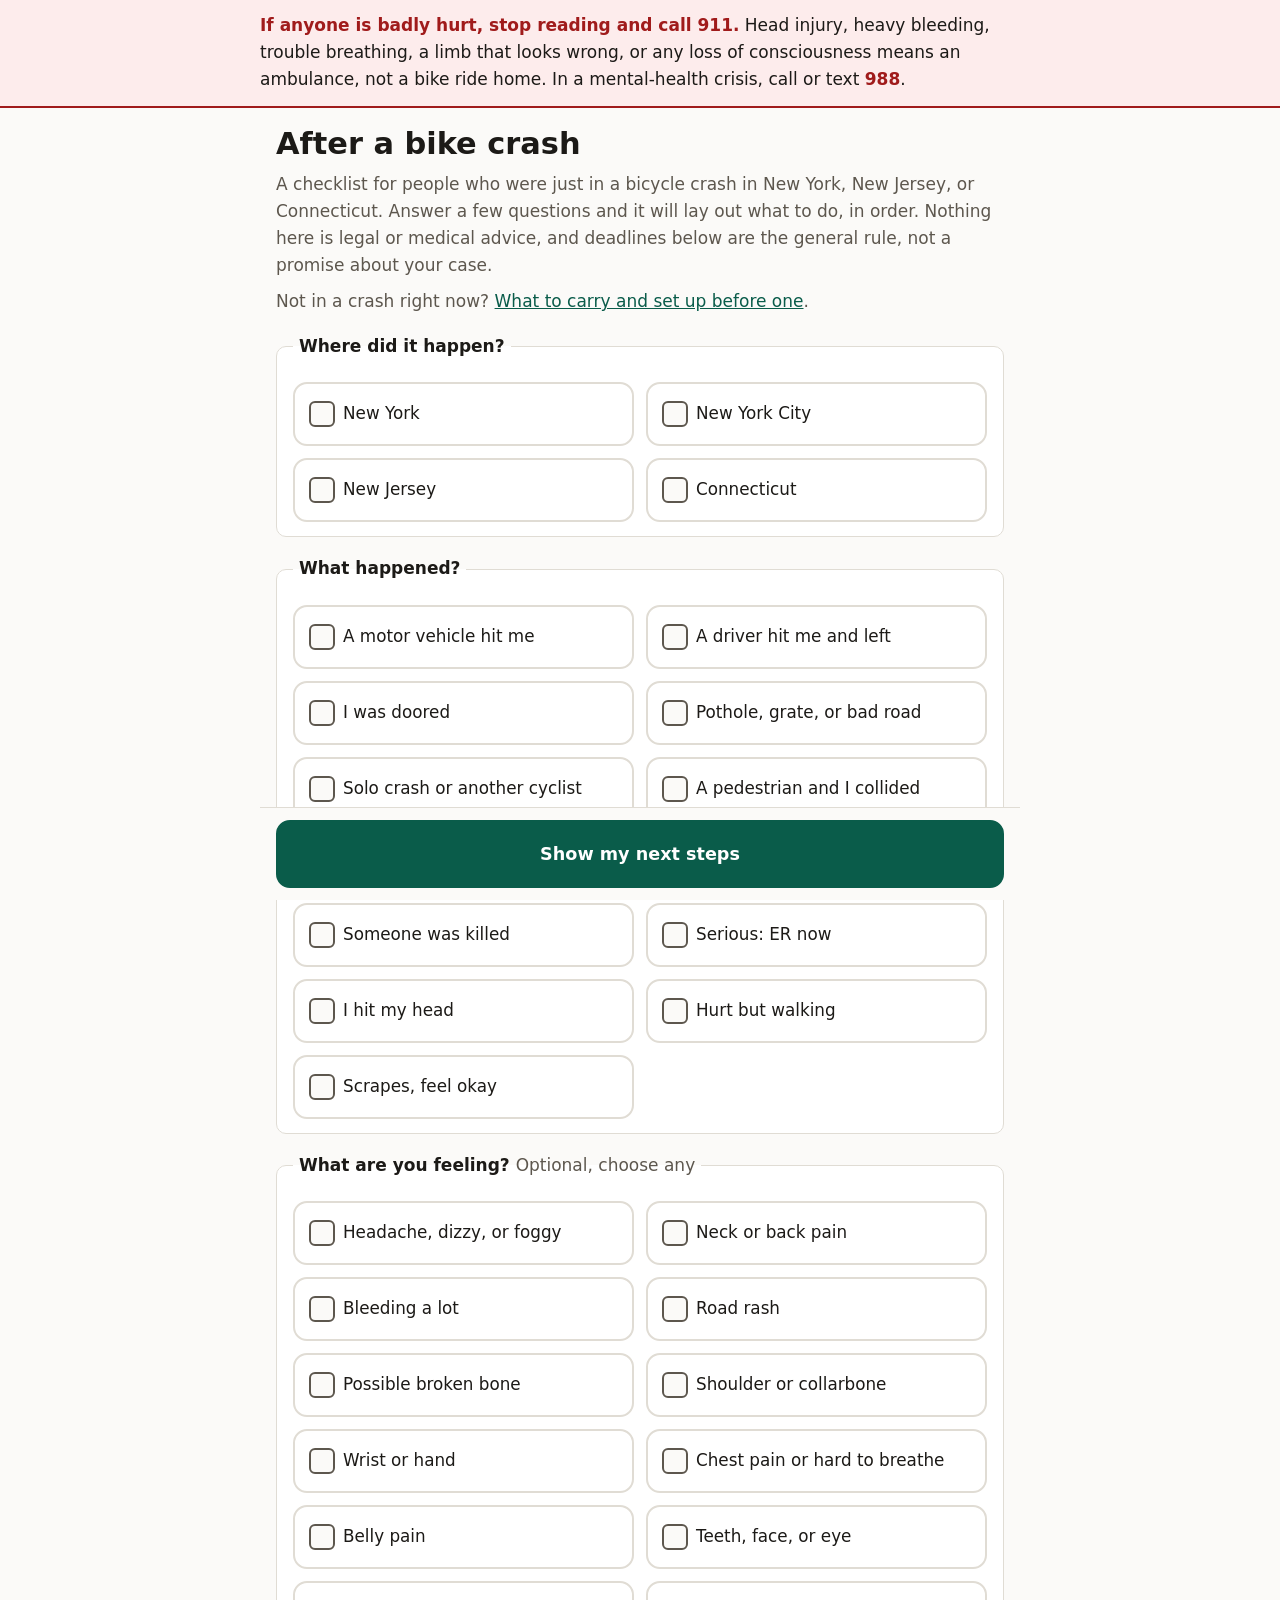
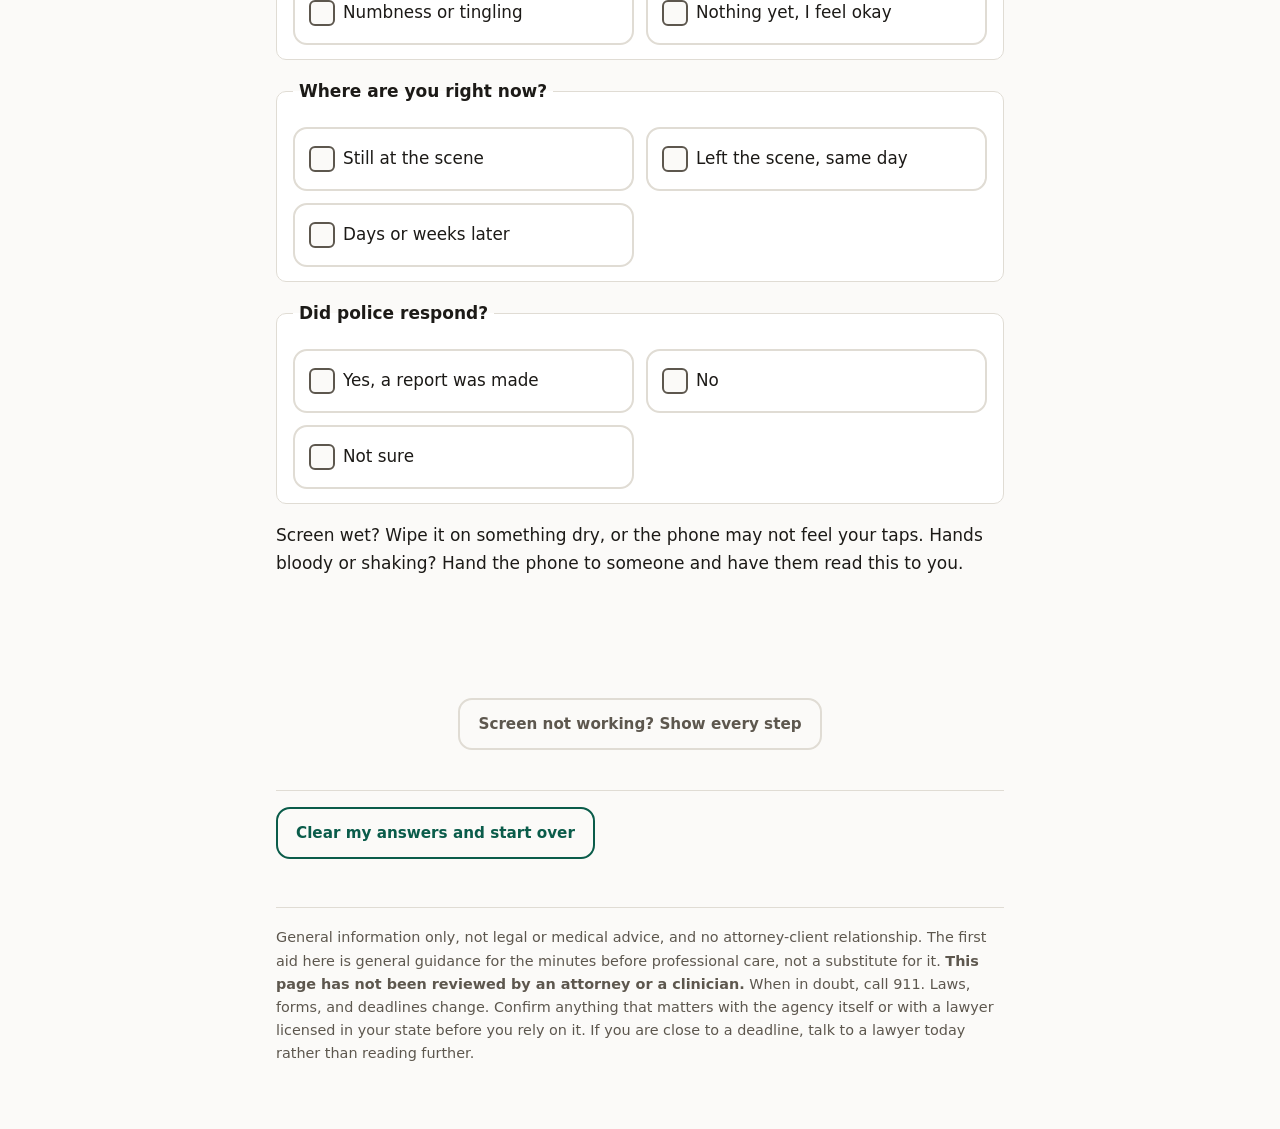
<file: index.html>
<!DOCTYPE html>
<html lang="en">
<head>
<meta charset="utf-8">
<meta name="viewport" content="width=device-width, initial-scale=1">
<title>After a Bike Crash</title>
<meta name="description" content="Next steps after a bicycle crash in New York, New Jersey, or Connecticut.">
<link rel="stylesheet" href="style.css">
</head>
<body>

<div class="emergency">
  <div class="inner">
    <strong>If anyone is badly hurt, stop reading and call 911.</strong>
    Head injury, heavy bleeding, trouble breathing, a limb that looks wrong, or
    any loss of consciousness means an ambulance, not a bike ride home.
    In a mental-health crisis, call or text <strong>988</strong>.
  </div>
</div>

<div class="wrap">
<h1>After a bike crash</h1>
<p class="sub">
  A checklist for people who were just in a bicycle crash in New York, New Jersey,
  or Connecticut. Answer a few questions and it will lay out what to do, in order.
  Nothing here is legal or medical advice, and deadlines below are the general rule,
  not a promise about your case.
</p>
<p class="sub noprint">
  Not in a crash right now?
  <a href="prepare.html">What to carry and set up before one</a>.
</p>

<form id="q" class="noprint">

<fieldset>
  <legend>Where did it happen?</legend>
  <div class="opts" data-name="state">
    <label class="opt"><input type="radio" name="state" value="NY">New York</label>
    <label class="opt"><input type="radio" name="state" value="NYC">New York City</label>
    <label class="opt"><input type="radio" name="state" value="NJ">New Jersey</label>
    <label class="opt"><input type="radio" name="state" value="CT">Connecticut</label>
  </div>
</fieldset>

<fieldset>
  <legend>What happened?</legend>
  <div class="opts" data-name="type">
    <label class="opt"><input type="radio" name="type" value="mv">A motor vehicle hit me</label>
    <label class="opt"><input type="radio" name="type" value="hitrun">A driver hit me and left</label>
    <label class="opt"><input type="radio" name="type" value="door">I was doored</label>
    <label class="opt"><input type="radio" name="type" value="road">Pothole, grate, or bad road</label>
    <label class="opt"><input type="radio" name="type" value="solo">Solo crash or another cyclist</label>
    <label class="opt"><input type="radio" name="type" value="ped">A pedestrian and I collided</label>
  </div>
</fieldset>

<fieldset>
  <legend>How bad are the injuries?</legend>
  <div class="opts" data-name="injury">
    <label class="opt"><input type="radio" name="injury" value="fatal">Someone was killed</label>
    <label class="opt"><input type="radio" name="injury" value="severe">Serious: ER now</label>
    <label class="opt"><input type="radio" name="injury" value="head">I hit my head</label>
    <label class="opt"><input type="radio" name="injury" value="moderate">Hurt but walking</label>
    <label class="opt"><input type="radio" name="injury" value="minor">Scrapes, feel okay</label>
  </div>
</fieldset>

<fieldset>
  <legend>What are you feeling? <span class="sub" style="font-weight:400">Optional, choose any</span></legend>
  <div class="opts" data-name="sym">
    <label class="opt"><input type="checkbox" name="sym" value="head">Headache, dizzy, or foggy</label>
    <label class="opt"><input type="checkbox" name="sym" value="neck">Neck or back pain</label>
    <label class="opt"><input type="checkbox" name="sym" value="bleed">Bleeding a lot</label>
    <label class="opt"><input type="checkbox" name="sym" value="rash">Road rash</label>
    <label class="opt"><input type="checkbox" name="sym" value="bone">Possible broken bone</label>
    <label class="opt"><input type="checkbox" name="sym" value="shoulder">Shoulder or collarbone</label>
    <label class="opt"><input type="checkbox" name="sym" value="wrist">Wrist or hand</label>
    <label class="opt"><input type="checkbox" name="sym" value="chest">Chest pain or hard to breathe</label>
    <label class="opt"><input type="checkbox" name="sym" value="abdo">Belly pain</label>
    <label class="opt"><input type="checkbox" name="sym" value="face">Teeth, face, or eye</label>
    <label class="opt"><input type="checkbox" name="sym" value="numb">Numbness or tingling</label>
    <label class="opt"><input type="checkbox" name="sym" value="fine">Nothing yet, I feel okay</label>
  </div>
</fieldset>

<fieldset>
  <legend>Where are you right now?</legend>
  <div class="opts" data-name="when">
    <label class="opt"><input type="radio" name="when" value="scene">Still at the scene</label>
    <label class="opt"><input type="radio" name="when" value="today">Left the scene, same day</label>
    <label class="opt"><input type="radio" name="when" value="later">Days or weeks later</label>
  </div>
</fieldset>

<fieldset>
  <legend>Did police respond?</legend>
  <div class="opts" data-name="police">
    <label class="opt"><input type="radio" name="police" value="yes">Yes, a report was made</label>
    <label class="opt"><input type="radio" name="police" value="no">No</label>
    <label class="opt"><input type="radio" name="police" value="unsure">Not sure</label>
  </div>
</fieldset>

<p class="hint noprint">
  Screen wet? Wipe it on something dry, or the phone may not feel your taps.
  Hands bloody or shaking? Hand the phone to someone and have them read this to you.
</p>

<div class="actions sticky">
  <button type="submit" class="wide">Show my next steps</button>
</div>
<p class="escape noprint">
  <button type="button" class="small" id="showall">Screen not working? Show every step</button>
</p>
</form>

<div id="result" aria-live="polite"></div>

<div class="danger-zone noprint">
  <button type="button" class="ghost small" id="reset">Clear my answers and start over</button>
</div>

<footer>
  General information only, not legal or medical advice, and no attorney-client
  relationship. The first aid here is general guidance for the minutes before
  professional care, not a substitute for it. <strong>This page has not been
  reviewed by an attorney or a clinician.</strong> When in doubt, call 911. Laws, forms, and deadlines change. Confirm anything that matters
  with the agency itself or with a lawyer licensed in your state before you rely
  on it. If you are close to a deadline, talk to a lawyer today rather than
  reading further.
</footer>
</div>

<script>
// ponytail: plain data + filter. Rules stay readable; no template engine.
// Each step: {tag, title, html, when(a) -> bool, cls}
var has = (a,k) => !!a.sym && a.sym.has(k);

var STEPS = [

// 0010-you-do-not-have-to-work.md
{when:a=>["fatal"].includes(a.injury), cls:"urgent", tag:"First", title:"You do not have to work this out alone",
 html:`<p>Families for Safe Streets is run by people who have lost someone to a traffic crash or been seriously injured themselves. They offer free peer mentoring, monthly support groups, and help with the logistics below, to anyone in the United States.</p>
 <p><strong>(844) 377-7337</strong> · <a href="mailto:info@familiesforsafestreets.org">info@familiesforsafestreets.org</a> · <a href="https://www.familiesforsafestreets.org/national-resource-guide">Post-Crash Resource Guide</a> (also in <a href="https://ny.familiesforsafestreets.org/resource-guides">Spanish and Chinese</a>).</p>
 <p>Nothing below has to happen today. It is here so that when you are ready, or when someone asks you a question you were not expecting, you know what it is about.</p>`},

// 0020-say-nothing-to-any-insurer-and.md
{when:a=>["fatal"].includes(a.injury), cls:"urgent", tag:"First", title:"Say nothing to any insurer, and sign nothing",
 html:`<p>An adjuster may call within days, sometimes before the funeral, and may be kind and sympathetic. Do not give a recorded statement, do not sign a release or a medical authorization, and do not accept any payment. Take their name and claim number, say a lawyer will be in touch, and hang up.</p>
 <p>The same goes for anyone asking you to sign for a "quick" payout of funeral costs.</p>`},

// 0030-the-police-investigation-and-what-to.md
{when:a=>["fatal"].includes(a.injury), cls:"deadline", tag:"Investigation", title:"The police investigation, and what to ask for",
 html:`<p>Fatal and critical-injury crashes are handled by a specialist unit rather than the responding patrol officer. In New York City that is the NYPD Collision Investigation Squad; elsewhere it is a state police or county reconstruction unit.</p>
 <ul class="check"><li>Get the name, unit, and direct number of the investigating detective, and ask in writing for updates.</li><li>Ask whether the case has been referred to the District Attorney or county prosecutor, and ask for that office's victim advocate.</li><li>Ask what happened to the bicycle, helmet, phone, and clothing. They are usually held as evidence. Do not let them be discarded, and photograph everything before anyone repairs or cleans it.</li><li>Nearby camera footage is often overwritten within days. Ask investigators to preserve it, and ask nearby businesses yourself.</li><li>You are entitled to the crash report and, in most cases, the reconstruction file. Ask how to request both.</li></ul>
 <p>Investigations often close quietly with no charges. That outcome does not decide your civil claim, which is separate and has its own deadlines.</p>`},

// 0040-death-certificate-medical-examiner-and-the.md
{when:a=>["fatal"].includes(a.injury), tag:"Practical", title:"Death certificate, medical examiner, and the estate",
 html:`<p>You will need certified copies of the death certificate, and more than you expect: order at least ten. The funeral home usually orders them for you.</p>
 <p>The medical examiner or coroner will likely perform an autopsy. You can request the report later; it can matter in a claim.</p>
 <p>A wrongful death claim is brought by a personal representative of the estate, not by the family directly, and that appointment happens in Surrogate's Court in New York, Superior Court in New Jersey, or Probate Court in Connecticut. It takes time, which is one reason to talk to a lawyer well before the deadline.</p>`},

// 0050-crime-victim-compensation-can-cover-funeral.md
{when:a=>["fatal"].includes(a.injury), tag:"Practical", title:"Crime victim compensation can cover funeral costs",
 html:`<p>Each state runs a fund that can reimburse funeral and burial expenses, counseling, and lost support for families of people killed by a criminal act, which can include a vehicular offense. These are separate from any lawsuit, and they have their own filing deadlines, often measured in months.</p>
 <ul><li>New York: Office of Victim Services, <a href="https://ovs.ny.gov">ovs.ny.gov</a></li><li>New Jersey: Victims of Crime Compensation Office, <a href="https://njvictims.nj.gov">njvictims.nj.gov</a></li><li>Connecticut: Judicial Branch Office of Victim Services, <a href="https://jud.ct.gov/crimevictim">jud.ct.gov/crimevictim</a></li></ul>`},

// 0060-new-york-wrongful-death-is-two.md
{when:a=>["fatal"].includes(a.injury) && ["NY","NYC"].includes(a.state), cls:"deadline", tag:"Deadlines", title:"New York: wrongful death is two years, not three",
 html:`<p>New York's wrongful death deadline is <strong>two years from the date of death</strong>, shorter than the three years for personal injury, and it runs from death rather than from the crash. A survival claim for the pain your person suffered before dying has its own timing. An estate representative must be appointed before the case can be filed.</p>
 <p>If a city, county, public authority such as the MTA, or the State may be responsible, a formal <strong>notice of claim is due within 90 days</strong>. That is the real deadline. Call a lawyer this week, not this year.</p>`},

// 0070-new-jersey-two-years-and-90.md
{when:a=>["fatal"].includes(a.injury) && ["NJ"].includes(a.state), cls:"deadline", tag:"Deadlines", title:"New Jersey: two years, and 90 days against a public entity",
 html:`<p>New Jersey's wrongful death deadline is generally <strong>two years from the date of death</strong>, brought by the estate's personal representative.</p>
 <p>Under the Tort Claims Act, a claim against a public entity or employee requires written notice <strong>within 90 days</strong>. That covers towns, counties, the state, and many authorities.</p>`},

// 0080-connecticut-two-years-from-death-five.md
{when:a=>["fatal"].includes(a.injury) && ["CT"].includes(a.state), cls:"deadline", tag:"Deadlines", title:"Connecticut: two years from death, five years outside",
 html:`<p>Connecticut's wrongful death deadline is generally <strong>two years from the date of death</strong>, and in no event more than five years from the act that caused it. The claim is brought by the executor or administrator of the estate.</p>
 <p>If the road itself was a cause, the highway defect statutes require written notice to the town or the state commissioner <strong>within 90 days</strong>, and courts apply the content requirements strictly. Put that one in a lawyer's hands immediately.</p>`},

// 0090-choosing-a-lawyer-without-being-rushed.md
{when:a=>["fatal"].includes(a.injury), tag:"Legal", title:"Choosing a lawyer, without being rushed",
 html:`<p>Consultations are free and these cases are taken on contingency, so talking to someone early costs nothing. Ask how many cyclist or pedestrian fatality cases they have handled, who will actually work on the file, and how they communicate.</p>
 <p>If a lawyer contacts you first, unsolicited, be wary. Ask the advocacy organizations below or a state bar referral service instead.</p>`},

// 0100-grief-and-the-parts-nobody-warns.md
{when:a=>["fatal"].includes(a.injury), tag:"Grief", title:"Grief, and the parts nobody warns you about",
 html:`<p>Traumatic loss is not ordinary grief. Intrusive images, anger at the investigation, guilt over details that were never yours to control, and exhaustion from paperwork are all common, and they can arrive months later. Trauma-informed therapy helps, and grief groups of people who lost someone the same way help in a different way.</p>
 <p>Reporters may contact you. You are never obligated to speak to them, and you can ask a friend to field it.</p>
 <p>In crisis, call or text <strong>988</strong>. Families for Safe Streets peer mentoring is at <strong>(844) 377-7337</strong>.</p>`},

// 0110-get-out-of-traffic-then-stay.md
{when:a=>["scene"].includes(a.when), cls:"urgent", tag:"Right now", title:"Get out of traffic, then stay put",
 html:`<p>Move yourself and the bike to a sidewalk or shoulder if you can do it safely. If your neck or back hurts, or you cannot feel part of your body, do not move: call 911 and wait.</p>
 <p>Do not tell anyone you are fine. Adrenaline hides injuries for hours. Say "I need to be checked out."</p>`},

// 0120-stop-and-call-911-if-any.md
{when:a=>!["fatal"].includes(a.injury), cls:"urgent", tag:"First aid", title:"Stop and call 911 if any of these are true",
 html:`<p>Whatever else is going on, these mean an ambulance, not a car ride and not a wait-and-see:</p>
 <ul><li>Not fully awake, confused, or cannot remember the crash</li><li>Bleeding that does not slow after several minutes of firm pressure</li><li>Neck or back pain, or numbness, tingling, or weakness anywhere</li><li>Trouble breathing, or chest pain that worsens when breathing in</li><li>A limb that looks bent wrong, or bone visible through skin</li><li>Belly pain, a rigid or swelling abdomen, or pain at the tip of the shoulder</li><li>Repeated vomiting, a seizure, or clear fluid from the nose or ear</li><li>Pregnancy, a bleeding disorder, or any blood thinner, after any real impact</li></ul>
 <p>Everything below is first aid, not a diagnosis. It buys time until someone qualified looks at you. When you are unsure, assume the worse thing and call.</p>`},

// 0130-neck-or-back-pain-stop-moving.md
{when:a=>!["fatal"].includes(a.injury) && ["neck"].some(k=>has(a,k)), cls:"urgent", tag:"First aid", title:"Neck or back pain: stop moving",
 html:`<p>Do not get up, do not let anyone help you up, and do not take your helmet off. Call 911 and stay where you are, even if you are in an awkward spot, unless there is an immediate danger like fire or traffic that cannot be blocked.</p>
 <p>If you must be moved, someone should hold your head in line with your shoulders and move your whole body as one unit, without twisting.</p>
 <p>Spinal injuries can feel like a stiff neck for the first hour. The cost of waiting for an ambulance is an hour. The cost of standing up is potentially permanent.</p>`},

// 0140-heavy-bleeding-firm-constant-pressure.md
{when:a=>!["fatal"].includes(a.injury) && ["bleed"].some(k=>has(a,k)), cls:"urgent", tag:"First aid", title:"Heavy bleeding: firm, constant pressure",
 html:`<ul class="check"><li>Press hard directly on the wound with a cloth, a jersey, a glove, anything. Firm and continuous beats gentle and fidgety.</li><li>Hold it for a full ten minutes without lifting to peek. Lifting restarts the clock.</li><li>If blood soaks through, add more cloth on top. Do not remove the first layer.</li><li>Raise the limb above the heart if doing so does not cause pain that suggests a fracture.</li><li>Do not pull out anything embedded in the wound: glass, metal, a branch. Pad around it and leave it for the hospital.</li></ul>
 <p>If bleeding from an arm or leg is spurting or will not slow, and you have a tourniquet or a belt and strap, apply it high and tight above the wound, tighten until the bleeding stops, and note the time. That limb needs an emergency room immediately.</p>
 <p>Feeling cold, clammy, grey, or suddenly very thirsty is shock. Lie down, stay warm, and call 911.</p>`},

// 0150-chest-pain-or-trouble-breathing.md
{when:a=>!["fatal"].includes(a.injury) && ["chest"].some(k=>has(a,k)), cls:"urgent", tag:"First aid", title:"Chest pain or trouble breathing",
 html:`<p>Call 911 now if breathing is getting harder, you feel short of breath at rest, your lips or fingertips look blue or grey, or the pain is sharp and stabs with each breath in. A broken rib can puncture a lung, and that can worsen over minutes to hours.</p>
 <p>If you are breathing comfortably and it hurts only when you press or twist, it is more likely a bruised or cracked rib. There is no strapping or binding: that causes pneumonia. Instead, hug a pillow against your chest when you cough, and cough deliberately every hour even though it hurts, to keep the lung bases open.</p>
 <p>Go back to a doctor for any new fever, a wet cough, or breathing that gets worse over the next few days.</p>`},

// 0160-belly-pain-this-is-the-one.md
{when:a=>!["fatal"].includes(a.injury) && ["abdo"].some(k=>has(a,k)), cls:"urgent", tag:"First aid", title:"Belly pain: this is the one that hides",
 html:`<p>Handlebars hit the abdomen hard and can injure the spleen, liver, or bowel with almost nothing to see on the outside. Bleeding inside can take hours or occasionally days to declare itself, and people have died going home feeling bruised.</p>
 <p><strong>Emergency room now</strong> for: pain that is worsening rather than settling, a belly that is rigid, swollen, or tender all over, pain at the tip of the left shoulder, blood in urine, vomit, or stool, or any bruise in the shape of the bars or your seat.</p>
 <p>If you were hit in the abdomen at speed, get it checked even if it feels manageable. Nothing by mouth on the way, in case a surgeon needs you empty.</p>`},

// 0170-headache-dizziness-or-feeling-foggy.md
{when:a=>!["fatal"].includes(a.injury) && ["head"].some(k=>has(a,k)), cls:"urgent", tag:"First aid", title:"Headache, dizziness, or feeling foggy",
 html:`<p>Treat this as a concussion until a clinician says otherwise, helmet or not, loss of consciousness or not. Get seen today.</p>
 <p><strong>Emergency room immediately</strong> if the headache keeps worsening, you vomit more than once, you are confused or slurring, one pupil is larger, you have a seizure, there is weakness or numbness, or clear fluid drains from the nose or ear. Anyone on a blood thinner goes regardless.</p>
 <p>Otherwise, for the next 24 to 48 hours:</p>
 <ul class="check"><li>Have someone stay with you tonight, or check on you. Sleeping is fine, being alone is not.</li><li>No riding, no driving, no alcohol, no workouts.</li><li>Screens and noise in short doses. If a symptom flares, stop and rest, then try again later.</li><li>For pain, acetaminophen (Tylenol) is generally preferred over ibuprofen or aspirin in the first day or two, since those affect bleeding. Confirm with a clinician, especially about your own medications.</li><li>Light walking from day two onward helps recovery more than a dark room does.</li></ul>
 <p>Do not go back to riding in traffic until symptoms are gone at rest and with exertion. A second impact before the first heals is far more dangerous than the first.</p>`},

// 0180-suspected-broken-bone.md
{when:a=>!["fatal"].includes(a.injury) && ["bone"].some(k=>has(a,k)), tag:"First aid", title:"Suspected broken bone",
 html:`<p>Assume it is broken if there is deformity, grinding, an inability to bear weight or use the limb, or pain directly over the bone rather than the soft tissue.</p>
 <ul class="check"><li>Do not try to straighten it or push anything back into place.</li><li>Support it in the position you found it. A rolled jacket, a magazine, or a jersey tied as a sling all work.</li><li>Rings and watches come off now, before swelling makes that a cutting job.</li><li>Ice over cloth, 20 minutes at a time, never directly on skin.</li><li>Bone through skin, or a wound over a suspected fracture, means 911 and a sterile cover. Do not wash it out.</li><li>If fingers or toes beyond the injury are white, blue, cold, or numb, that is urgent: 911.</li></ul>`},

// 0190-shoulder-or-collarbone.md
{when:a=>!["fatal"].includes(a.injury) && ["shoulder"].some(k=>has(a,k)), tag:"First aid", title:"Shoulder or collarbone",
 html:`<p>The collarbone is the classic cycling fracture: you land on the shoulder, and the bone takes it. A visible bump or step in the bone, or pain that spikes when you lift the arm, points that way. A separated AC joint feels similar.</p>
 <p>Support the arm in a sling with the elbow bent at about 90 degrees, so the weight comes off the shoulder, and ice over cloth. Get an x-ray; most collarbone fractures heal without surgery, but which ones do depends on the pattern, and that decision is time-sensitive.</p>
 <p>If the arm is numb, cold, or weak, or the skin over the bone is tented and pale, go to an emergency room now rather than urgent care.</p>`},

// 0200-wrist-or-hand-ask-specifically-about.md
{when:a=>!["fatal"].includes(a.injury) && ["wrist"].some(k=>has(a,k)), tag:"First aid", title:"Wrist or hand: ask specifically about the scaphoid",
 html:`<p>Landing on an outstretched hand commonly breaks the scaphoid, a small wrist bone. It matters because <strong>the first x-ray is often normal</strong>, people are told they sprained it, and the bone then fails to heal and causes lasting arthritis.</p>
 <p>The tell is tenderness in the anatomical snuffbox, the hollow at the base of the thumb when you stick the thumb out. If pressing there hurts, say the word "scaphoid" to the clinician and ask about a splint and a repeat x-ray or scan in 10 to 14 days even if the first film is clean.</p>
 <p>Meanwhile: splint the wrist, rings off, ice over cloth, elevate above the heart.</p>`},

// 0210-road-rash-get-the-grit-out.md
{when:a=>!["fatal"].includes(a.injury) && ["rash"].some(k=>has(a,k)), tag:"First aid", title:"Road rash: get the grit out, keep it moist",
 html:`<p>This is a burn, not a scrape, and it scars like one if it is treated casually or left with debris in it.</p>
 <ul class="check"><li>Wash your hands, then rinse the wound under cool running water for several minutes. Volume does the work.</li><li>Clean around it with mild soap. Get every piece of grit, gravel, and thread out, with tweezers cleaned in alcohol if needed. Anything left behind tattoos permanently and invites infection.</li><li>Do not use hydrogen peroxide, iodine, or alcohol in the wound. They damage healing tissue.</li><li>Apply a thin layer of plain petroleum jelly or antibiotic ointment, then a non-stick dressing.</li><li><strong>Keep it moist and covered.</strong> Change the dressing daily. A scab is slower and scars worse than a wound kept moist.</li><li>Photograph it before you cover it, and again every few days.</li></ul>
 <p>Get medical help for: grit you cannot remove, a wound deeper than the top layer or wider than your palm, anything over a joint, exposed fat or muscle, or any wound that needs stitches, which generally means within a few hours.</p>
 <p>Get a tetanus booster if yours is more than five years old. Watch for spreading redness, increasing pain after day two, pus, red streaks, or fever, and get seen if any appear.</p>`},

// 0220-teeth-face-or-eye.md
{when:a=>!["fatal"].includes(a.injury) && ["face"].some(k=>has(a,k)), tag:"First aid", title:"Teeth, face, or eye",
 html:`<p><strong>A knocked-out adult tooth is a one-hour emergency.</strong> Pick it up by the crown, never the root. If it is dirty, rinse briefly in milk or saline, not water, and do not scrub it. Put it straight back in the socket and bite gently on a cloth. If you cannot, keep it in milk, or in your own saliva against the inside of your cheek if you are alert. Get to a dentist or emergency room immediately. Time in the socket is what decides whether the tooth survives.</p>
 <p>Chipped or loosened teeth also need a dentist promptly. Save any fragments in milk.</p>
 <p>For the face: pressure for bleeding, ice over cloth for swelling. A nosebleed means leaning forward and pinching the soft part for ten minutes. Numbness in the cheek or lip, double vision, a change in your bite, or an eye socket that feels different means an emergency room.</p>
 <p>For the eye: do not rub it and do not remove anything stuck in it. Cover it with something rigid rather than a pad if it is punctured, cover both eyes if you can, and go. Vision loss, flashes, floaters, or blood in the coloured part are all emergencies.</p>`},

// 0230-numbness-tingling-or-weakness.md
{when:a=>!["fatal"].includes(a.injury) && ["numb"].some(k=>has(a,k)), cls:"urgent", tag:"First aid", title:"Numbness, tingling, or weakness",
 html:`<p>New numbness or weakness after a crash is a call-911 symptom, not a wait-until-morning symptom, because it can mean a spinal cord or nerve injury. That is especially true if it affects both sides, a whole limb, or anything below the waist, or if you have neck or back pain with it.</p>
 <p>Do not move around while waiting. Note exactly which fingers, toes, or areas are affected, and whether it is changing. That detail genuinely helps whoever sees you.</p>
 <p>Long-standing pins and needles in the hands from gripping the bars is a different, benign thing. New since the crash is what matters.</p>`},

// 0240-you-feel-fine-what-to-watch.md
{when:a=>!["fatal"].includes(a.injury) && ["fine"].some(k=>has(a,k)), tag:"First aid", title:"You feel fine: what to watch for tonight",
 html:`<p>Adrenaline and shock suppress pain for hours, and several serious injuries are quiet at first. Feeling fine at the roadside is normal and is not evidence that you are.</p>
 <p>Over the next 48 hours, get seen urgently for any of: a headache that builds, vomiting, confusion or unusual sleepiness, belly pain or a spreading bruise, pain at the tip of a shoulder, breathing that gets harder, blood in urine, or new numbness or weakness.</p>
 <p>Ordinary next-day stiffness and bruising is expected. Anything that is worse on day two than day one deserves a phone call.</p>
 <p>Get checked within 24 to 72 hours regardless. It protects your health, and a gap in treatment is the first thing an insurer points at to argue you were not really hurt.</p>`},

// 0250-do-not-let-the-other-person.md
{when:a=>["scene"].includes(a.when) && ["mv","door","ped"].includes(a.type), cls:"urgent", tag:"Right now", title:"Do not let the other person leave, and do not settle at the curb",
 html:`<ul class="check"><li>Ask for their driver's license, insurance card, and license plate. Photograph all three.</li><li>Photograph the vehicle, including the plate and any damage.</li><li>Do not accept cash, a promise to pay, or "let's keep insurance out of it." You do not yet know what your injuries cost.</li><li>Do not apologize or guess at fault. Describe facts only.</li></ul>`},

// 0260-call-the-police-even-for-a.md
{when:a=>["scene"].includes(a.when), tag:"Right now", title:"Call the police, even for a minor crash",
 html:`<p>A police report is the single most useful document you can have later, for insurance and for any claim. Officers sometimes tell cyclists a report is not needed. Ask anyway, politely and clearly: "I want a report, and I am injured."</p>
 <p>Get the officer's name, badge number, and the report or complaint number before they leave.</p>`},

// 0270-collect-what-disappears-in-ten-minutes.md
{when:a=>["scene"].includes(a.when), tag:"Right now", title:"Collect what disappears in ten minutes",
 html:`<ul class="check"><li>Names and phone numbers of every witness. People leave fast; a name with no number is worthless.</li><li>Wide photos showing the whole scene, the road, signals, sightlines, and lane markings.</li><li>Close photos of your bike, your helmet, your injuries, and your torn clothing.</li><li>Look up: note any storefront, doorbell, traffic, or bus cameras pointing at the spot. Footage is often overwritten within days.</li><li>Write down the time, weather, and light conditions.</li></ul>`},

// 0280-emergency-room-by-ambulance.md
{when:a=>["severe"].includes(a.injury), cls:"urgent", tag:"Medical", title:"Emergency room, by ambulance",
 html:`<p>Call 911. Do not drive yourself and do not have a friend drive you if there is any chance of a head, neck, spine, or internal injury. The ambulance record is also evidence that you were hurt at the scene.</p>`},

// 0290-get-your-head-checked-today.md
{when:a=>["head"].includes(a.injury), cls:"urgent", tag:"Medical", title:"Get your head checked today",
 html:`<p>Any impact to the head deserves a same-day evaluation, even with a helmet on and even if you never lost consciousness.</p>
 <p><strong>Go to an emergency room now</strong> if you have: worsening headache, repeated vomiting, confusion or trouble finding words, unequal pupils, seizure, clear fluid from the nose or ear, weakness or numbness, or you cannot remember the crash. Anyone on a blood thinner should be seen regardless of how they feel.</p>
 <p>Do not ride home. Have someone stay with you tonight.</p>`},

// 0300-see-a-doctor-within-24-to.md
{when:a=>["moderate","minor"].includes(a.injury), tag:"Medical", title:"See a doctor within 24 to 72 hours anyway",
 html:`<p>Soft-tissue injuries, concussions, and cracked ribs routinely show up a day or two later. Two reasons to go early: your health, and the gap in treatment that an insurer will later use to argue you were not really hurt.</p>
 <p>Tell the provider it was a bicycle crash and describe every sore spot, not just the worst one. Untreated complaints do not exist on paper.</p>`},

// 0310-your-helmet-and-gear-are-evidence.md
{when:a=>["head","moderate","minor"].includes(a.injury), tag:"Medical", title:"Your helmet and gear are evidence",
 html:`<p>Replace any helmet that took an impact, even if it looks fine. Do not repair or wash the bike, the helmet, or the clothes yet: they are evidence. Photograph everything first and put it in a bag.</p>
 <p>Get a tetanus booster if yours is more than five years old.</p>`},

// 0320-start-a-symptom-log-today.md
{when:a=>!["fatal"].includes(a.injury), tag:"Medical", title:"Start a symptom log today",
 html:`<p>Once a day, in a notes app: pain level, what you could not do, sleep, mood, missed work, appointments. It takes a minute and it is far more persuasive months later than trying to remember.</p>`},

// 0330-new-york-file-form-mv-104.md
{when:a=>["NY","NYC"].includes(a.state) && !["solo"].includes(a.type), cls:"deadline", tag:"Reporting", title:"New York: file form MV-104 within 10 days",
 html:`<p>New York requires a written report to the DMV within 10 days of a crash involving injury, death, or more than $1,000 of property damage. A bicycle crash with a motor vehicle counts, and your bike and gear count toward that damage figure. The form is <strong>MV-104</strong> (the driver's is MV-104A), available at <a href="https://dmv.ny.gov">dmv.ny.gov</a>. Keep a copy of what you send.</p>`},

// 0340-new-york-city-get-the-collision.md
{when:a=>["NYC"].includes(a.state), tag:"Reporting", title:"New York City: get the collision report and use 311",
 html:`<p>NYPD collision reports can be requested online through the NYPD Collision Report Retrieval System, generally a few days after the crash. Search "NYPD collision report" on <a href="https://nyc.gov">nyc.gov</a>. You will need the date, location, and report number.</p>
 <p>Report the street condition, signal, or dangerous intersection to <strong>311</strong> as well. That creates a dated public record of the hazard.</p>`},

// 0350-new-jersey-report-to-police-and.md
{when:a=>["NJ"].includes(a.state) && !["solo"].includes(a.type), cls:"deadline", tag:"Reporting", title:"New Jersey: report to police, and file within 10 days if they did not investigate",
 html:`<p>New Jersey requires crashes involving injury, death, or apparent property damage over $500 to be reported to police immediately. If no officer investigated at the scene, you must file a written report with the NJ Division of State Police within 10 days. Look for the crash report form at <a href="https://nj.gov/njsp">nj.gov/njsp</a>.</p>
 <p>You can request the police report from the responding department, usually after about five business days, for a small fee.</p>`},

// 0360-connecticut-make-sure-a-report-exists.md
{when:a=>["CT"].includes(a.state) && !["solo"].includes(a.type), cls:"deadline", tag:"Reporting", title:"Connecticut: make sure a report exists",
 html:`<p>Connecticut requires reporting crashes involving injury, death, or property damage over $1,000. If police responded, request the report from that department or through the state's crash-report portal. If nobody responded, go to the local police department or the State Police troop that covers the town and file a report in person, as soon as you can.</p>`},

// 0370-no-report-yet-file-one-now.md
{when:a=>["no"].includes(a.police) && !["scene"].includes(a.when), cls:"deadline", tag:"Reporting", title:"No report yet: file one now",
 html:`<p>The longer you wait, the more an insurer will argue the crash did not happen the way you say. Go to the police department covering the location where the crash happened, in person, and ask to file a late report. Bring your photos, your medical paperwork, and any witness contacts.</p>`},

// 0380-hit-and-run-report-it-immediately.md
{when:a=>["hitrun"].includes(a.type), cls:"urgent", tag:"Reporting", title:"Hit and run: report it immediately",
 html:`<p>Call 911 now if you have not. Speed matters here, both for catching the driver and for your own insurance claim, which usually requires prompt reporting.</p>
 <ul class="check"><li>Write down anything you remember about the vehicle now: color, make, body style, partial plate, direction, damage, the driver.</li><li>Canvass for cameras yourself in the next day or two. Ask businesses and residents to save footage before it overwrites, which can be as little as 72 hours.</li><li>Ask police for the report number and follow up on the investigation in writing.</li></ul>`},

// 0390-report-the-road-defect-in-writing.md
{when:a=>["road"].includes(a.type), tag:"Reporting", title:"Report the road defect in writing, and date it",
 html:`<p>Photograph the pothole, grate, or plate with something for scale, from several angles, and note the exact location including the nearest address or intersection.</p>
 <p>Report it to the city or state agency responsible for that road, in a way that creates a record: 311 in New York City, the municipal public works department elsewhere, or the state DOT for a state highway. Save the confirmation number.</p>
 <p>Claims against a government for road conditions are unusually hard and unusually fast to expire. See the deadline section below and talk to a lawyer early.</p>`},

// 0400-new-york-no-fault-you-have.md
{when:a=>["NY","NYC"].includes(a.state) && ["mv","door","hitrun"].includes(a.type), cls:"deadline", tag:"Insurance", title:"New York no-fault: you have 30 days to apply",
 html:`<p>New York is a no-fault state, and a cyclist struck by a motor vehicle is generally covered by <em>that vehicle's</em> no-fault insurance, no matter who was at fault. It pays medical bills and a portion of lost wages.</p>
 <p>You must file the application, form <strong>NF-2</strong>, with the vehicle's insurer <strong>within 30 days of the crash</strong>. This is the deadline cyclists miss most often. Ask the insurer for the form the moment you have the policy number, and send it with proof of delivery.</p>
 <p>If the driver is unknown or uninsured, the equivalent route is MVAIC, the Motor Vehicle Accident Indemnification Corporation, which has its own short notice deadline. Contact them right away and ask what they need and by when.</p>`},

// 0410-new-jersey-pip-notify-an-insurer.md
{when:a=>["NJ"].includes(a.state) && ["mv","door","hitrun"].includes(a.type), cls:"deadline", tag:"Insurance", title:"New Jersey PIP: notify an insurer promptly",
 html:`<p>New Jersey personal injury protection can cover a cyclist hit by a motor vehicle. Which policy pays depends on the rules about your own auto insurance and your household's, so do not assume you have nothing to claim just because you were on a bike.</p>
 <p>Notify the relevant insurer promptly and ask for the PIP application. Many treatments need pre-authorization, so getting the claim open early protects your bills.</p>
 <p>If the driver is unknown or uninsured, ask about the Unsatisfied Claim and Judgment Fund, which has a short notice period, on the order of 90 days.</p>`},

// 0420-connecticut-fault-based-and-check-your.md
{when:a=>["CT"].includes(a.state) && ["mv","door","hitrun"].includes(a.type), tag:"Insurance", title:"Connecticut: fault-based, and check your own policy",
 html:`<p>Connecticut is not a no-fault state, so medical bills generally go through your health insurance first, with a claim against the at-fault driver's liability coverage for the rest.</p>
 <p>Check your own auto policy even though you were cycling: medical payments coverage and uninsured/underinsured motorist coverage often extend to you as a pedestrian or cyclist, and that is the main source of recovery in a hit-and-run. Notify your own insurer promptly, since these coverages have their own notice requirements.</p>`},

// 0430-talking-to-the-other-side-s.md
{when:a=>!["solo"].includes(a.type), tag:"Insurance", title:"Talking to the other side's insurer",
 html:`<p>An adjuster will likely call within days, friendly and quick. Before you engage:</p>
 <ul class="check"><li>Give basic facts only: who, when, where. Nothing about fault or about how you feel.</li><li>Do not give a recorded statement, and do not sign a medical authorization, until you have talked to a lawyer.</li><li>Do not accept an early settlement. Once signed, it is final, including for injuries that show up later.</li><li>Keep every offer, letter, and claim number. Follow up phone calls with a short email summarizing what was said.</li><li>Stay off social media about the crash and your activities.</li></ul>`},

// 0440-your-own-coverage-for-the-bike.md
{when:a=>!["fatal"].includes(a.injury), tag:"Insurance", title:"Your own coverage for the bike and gear",
 html:`<p>Homeowner's or renter's insurance often covers a damaged bicycle, subject to the deductible. Get a written repair estimate or replacement quote from a shop, and hold on to the original purchase receipts if you have them. Photograph the damage before any repair.</p>
 <p>Health insurance covers treatment now, and may later assert a lien against any settlement. That is normal. Keep the correspondence.</p>`},

// 0450-new-york-three-years-or-90.md
{when:a=>["NY","NYC"].includes(a.state) && !["fatal"].includes(a.injury), cls:"deadline", tag:"Deadlines", title:"New York: three years, or 90 days against a government",
 html:`<p>The general deadline to sue for personal injury in New York is <strong>three years</strong> from the crash.</p>
 <p>That drops dramatically if a government is involved. Claims against a city, a county, a public authority such as the MTA, or the State typically require a formal <strong>notice of claim within 90 days</strong>, with the lawsuit itself due about a year and 90 days later. Miss the 90 days and the claim is usually gone.</p>
 <p>If a city bus, a sanitation truck, a police vehicle, a pothole, or any public agency is part of your story, treat 90 days as your real deadline and call a lawyer this week.</p>`},

// 0460-new-jersey-two-years-or-90.md
{when:a=>["NJ"].includes(a.state) && !["fatal"].includes(a.injury), cls:"deadline", tag:"Deadlines", title:"New Jersey: two years, or 90 days against a public entity",
 html:`<p>The general deadline to sue for personal injury in New Jersey is <strong>two years</strong> from the crash.</p>
 <p>Under the New Jersey Tort Claims Act, a claim against a public entity or employee requires written notice <strong>within 90 days</strong>. That covers municipalities, counties, the state, and many authorities.</p>`},

// 0470-connecticut-two-years-and-90-days.md
{when:a=>["CT"].includes(a.state) && !["fatal"].includes(a.injury), cls:"deadline", tag:"Deadlines", title:"Connecticut: two years, and 90 days for a road defect",
 html:`<p>The general deadline to sue for personal injury in Connecticut is <strong>two years</strong> from the crash.</p>
 <p>If your crash was caused by the condition of the road itself, Connecticut's highway defect statutes require written notice to the town or the state commissioner <strong>within 90 days</strong>, and courts apply the content requirements of that notice strictly. This is a situation to put in a lawyer's hands immediately, not to draft yourself.</p>`},

// 0480-talk-to-a-lawyer-early-and.md
{when:a=>!["solo"].includes(a.type) && !["minor","fatal"].includes(a.injury), tag:"Legal", title:"Talk to a lawyer, early and for free",
 html:`<p>Personal injury consultations are free and these lawyers work on contingency, so an early conversation costs you nothing. Early matters: evidence disappears, camera footage overwrites, and the short government deadlines above run whether or not you knew about them.</p>
 <p>Look for someone who specifically handles bicycle cases. State and county bar associations run lawyer referral services, and local cycling advocacy organizations keep lists. Ask how many cyclist cases they have handled and who will actually work on yours.</p>`},

// 0490-a-solo-crash-may-still-be.md
{when:a=>["solo"].includes(a.type), tag:"Legal", title:"A solo crash may still be someone's fault",
 html:`<p>If a road defect, construction plate, debris in a bike lane, a badly maintained path, a defective bike component, or a shop's faulty repair put you down, there may still be a claim. Photograph the cause before it is fixed, report it in writing, and keep the parts. The government deadlines above apply here too.</p>`},

// 0500-free-support-from-people-who-have.md
{when:a=>!["fatal","minor"].includes(a.injury), tag:"Support", title:"Free support from people who have been through it",
 html:`<p>Families for Safe Streets runs peer mentoring and monthly support groups for people seriously injured in traffic crashes and their caregivers, free, anywhere in the US, plus a guide to dealing with police, insurers, and prosecutors. <strong>(844) 377-7337</strong> · <a href="https://www.familiesforsafestreets.org/national-resource-guide">Post-Crash Resource Guide</a>.</p>
 <p>The <a href="https://crashsupportnetwork.com/crash-resources/">Crash Support Network</a> is an online community of crash survivors.</p>`},

// 0510-the-part-people-skip.md
{when:a=>!["fatal"].includes(a.injury), tag:"Recovery", title:"The part people skip",
 html:`<p>Crashes rattle people. Trouble sleeping, replaying it, flinching at traffic, anger, or dreading the bike is an ordinary response to being hit, not weakness, and it usually eases over a few weeks. If it is not easing, or you are avoiding things you need to do, talk to a doctor or a therapist. Mention the crash: trauma responses are treatable and respond well to early care.</p>
 <p>In crisis, call or text <strong>988</strong>.</p>
 <p>When you ride again, go short, go somewhere quiet, and go with someone. Have a shop inspect the frame, fork, and wheels first, especially anything carbon, where damage hides.</p>`},

// 0520-new-york-support-and-referrals.md
{when:a=>["NY","NYC"].includes(a.state), tag:"Support", title:"New York support and referrals",
 html:`<ul><li><strong>Families for Safe Streets New York</strong>: free peer mentoring, monthly support groups including a Spanish-language one, and a post-crash resource guide. <strong>(844) 377-7337</strong>, <a href="https://ny.familiesforsafestreets.org/support-services">support services</a>, <a href="https://ny.familiesforsafestreets.org/resource-guides">guides in English, Spanish, and Chinese</a>.</li><li><strong>Transportation Alternatives</strong> maintains a list of law firms that specifically handle cyclist and pedestrian cases, and will help connect you: <a href="https://transalt.org/nyc-bike-resources">transalt.org/nyc-bike-resources</a>. We do not endorse particular firms; that list is theirs.</li><li><strong>New York Bicycling Coalition</strong>'s crash guide, written by bike crash attorneys: <a href="https://nybc.net/nys-bike-law/in-a-crash-2">nybc.net</a>.</li><li><a href="https://www.bike.nyc">Bike New York</a> for education and community.</li><li><strong>211 New York</strong> for free referrals to medical, mental health, and financial assistance near you.</li><li>New York State Bar Association and your county bar run lawyer referral services.</li></ul>`},

// 0530-new-jersey-support-and-referrals.md
{when:a=>["NJ"].includes(a.state), tag:"Support", title:"New Jersey support and referrals",
 html:`<ul><li><strong>Families for Safe Streets</strong> supports crash victims anywhere in the US, free: peer mentoring, support groups, and a <a href="https://www.familiesforsafestreets.org/national-resource-guide">post-crash resource guide</a>. <strong>(844) 377-7337</strong>, <a href="mailto:info@familiesforsafestreets.org">info@familiesforsafestreets.org</a>.</li><li><a href="https://njbwc.org">New Jersey Bike &amp; Walk Coalition</a> for advocacy and local connections.</li><li><strong>NJ 211</strong> for referrals to medical, mental health, and financial help.</li><li>New Jersey State Bar Association lawyer referral service, and your county bar.</li></ul>`},

// 0540-connecticut-support-and-referrals.md
{when:a=>["CT"].includes(a.state), tag:"Support", title:"Connecticut support and referrals",
 html:`<ul><li><strong>Families for Safe Streets</strong> supports crash victims anywhere in the US, free: peer mentoring, support groups, and a <a href="https://www.familiesforsafestreets.org/national-resource-guide">post-crash resource guide</a>. <strong>(844) 377-7337</strong>, <a href="mailto:info@familiesforsafestreets.org">info@familiesforsafestreets.org</a>.</li><li><a href="https://bikewalkct.org">Bike Walk Connecticut</a> for advocacy and local connections.</li><li><strong>211 Connecticut</strong> for referrals to medical, mental health, and financial help.</li><li>Connecticut Bar Association lawyer referral service.</li></ul>`},

// 0550-one-folder-starting-today.md
{tag:"Records", title:"One folder, starting today",
 html:`<p>Put all of it in one place, physical or digital:</p>
 <ul class="check"><li>Police report number and the report once you get it</li><li>Every photo and video, originals, not screenshots</li><li>Witness names and numbers</li><li>Driver and insurance details</li><li>Every medical bill, discharge paper, and prescription receipt</li><li>Repair estimates and receipts for the bike, helmet, gear, and clothing</li><li>Missed work: dates, hours, and a note from your employer</li><li>Your daily symptom log</li><li>Every letter, email, and claim number from any insurer</li></ul>`}

];

var form = document.getElementById("q");
var out = document.getElementById("result");

form.addEventListener("submit", function(e){
  e.preventDefault();
  var a = {sym:new Set()};
  new FormData(form).forEach((v,k)=>{ if (k==="sym") a.sym.add(v); else a[k]=v; });
  if (!a.state || !a.type || !a.injury || !a.when || !a.police){
    out.innerHTML = '<p class="step urgent">Please answer all five questions so the steps match your situation.</p>';
    out.scrollIntoView({behavior:"smooth"});
    return;
  }
  save(a);
  render(STEPS.filter(s => !s.when || s.when(a)), "In rough order of urgency. Print or save this page to keep it.");
});

function render(steps, note){
  out.innerHTML =
    '<h2>Your next steps</h2>' +
    '<p class="sub">' + note + '</p>' +
    '<div class="actions noprint"><button type="button" id="print">Print or save as PDF</button></div>' +
    steps.map(s =>
      '<section class="step ' + (s.cls||'') + '">' +
      (s.tag ? '<span class="tag">'+s.tag+'</span>' : '') +
      '<h3>'+s.title+'</h3>' + s.html + '</section>'
    ).join('');
  document.getElementById("print").addEventListener("click", ()=>window.print());
  out.scrollIntoView({behavior:"smooth"});
}

// Escape hatch: if tapping the options is not working, one tap shows everything.
document.getElementById("showall").addEventListener("click", function(){
  render(STEPS, "Everything, for all three states and every situation. Skip what does not apply to you.");
});

document.getElementById("reset").addEventListener("click", function(){
  form.reset();
  out.innerHTML = "";
  try { localStorage.removeItem(KEY); } catch(e){}
  window.scrollTo({top:0, behavior:"smooth"});
});

// ponytail: answers survive a reload, because a damaged phone reloads a lot.
// Local to this browser, cleared by Start over.
var KEY = "abc-answers";
function save(a){
  try {
    localStorage.setItem(KEY, JSON.stringify(Object.assign({}, a, {sym:[...a.sym]})));
  } catch(e){}
}
function restore(){
  try {
    var a = JSON.parse(localStorage.getItem(KEY) || "null");
    if (!a) return;
    form.querySelectorAll("input").forEach(function(i){
      i.checked = (i.type === "checkbox") ? (a.sym||[]).includes(i.value) : a[i.name] === i.value;
    });
  } catch(e){}
}
restore();

// ponytail: one runnable check. Open with #selftest.
if (location.hash === "#selftest"){
  var t = (c,m)=>{ if(!c) throw new Error("selftest: "+m); };
  var nyc = {state:"NYC",type:"mv",injury:"head",when:"scene",police:"yes"};
  var pick = a => STEPS.filter(s=>!s.when||s.when(a)).map(s=>s.title);
  t(pick(nyc).some(x=>/30 days/.test(x)), "NYC motor vehicle must surface the no-fault 30-day step");
  t(pick(nyc).some(x=>/90 days/.test(x)), "NYC must surface the municipal 90-day notice");
  t(!pick({state:"CT",type:"solo",injury:"minor",when:"later",police:"no"})
     .some(x=>/no-fault/i.test(x)), "CT solo crash must not surface NY no-fault");
  t(pick({state:"NJ",type:"road",injury:"minor",when:"later",police:"no"})
     .some(x=>/two years/.test(x)), "NJ must surface its two-year deadline");
  var fat = {state:"NY",type:"mv",injury:"fatal",when:"later",police:"yes"};
  t(pick(fat).some(x=>/two years, not three/.test(x)), "fatal NY must use the wrongful-death deadline");
  t(!pick(fat).some(x=>/three years/.test(x)), "fatal NY must not show the 3-year injury deadline");
  t(!pick(fat).some(x=>/Road rash|symptom log/i.test(x)), "fatal must not show personal-injury self-care");
  t(STEPS.filter(s=>!s.when||s.when(fat)).some(s=>/844\) 377-7337/.test(s.html)),
    "fatal must surface the FSS support line");
  var sym = k => ({state:"NY",type:"mv",injury:"moderate",when:"scene",police:"yes",sym:new Set(k)});
  t(pick(sym(["wrist"])).some(x=>/scaphoid/.test(x)), "wrist symptom must surface the scaphoid warning");
  t(!pick(sym([])).some(x=>/scaphoid/.test(x)), "unselected symptoms must stay hidden");
  t(pick(sym(["bleed","abdo"])).length > pick(sym(["bleed"])).length,
    "each selected symptom must add a step");
  t(pick(sym(["head"])).some(x=>/911/.test(x)) , "symptom answers must still show the 911 red flags");
  t(!pick({state:"NY",type:"mv",injury:"fatal",when:"later",police:"yes",sym:new Set(["rash"])})
     .some(x=>/Road rash/.test(x)), "fatal must not show first aid for the reader");
  document.title = "selftest passed";
  console.log("selftest passed");
}
</script>
</body>
</html>
</file>
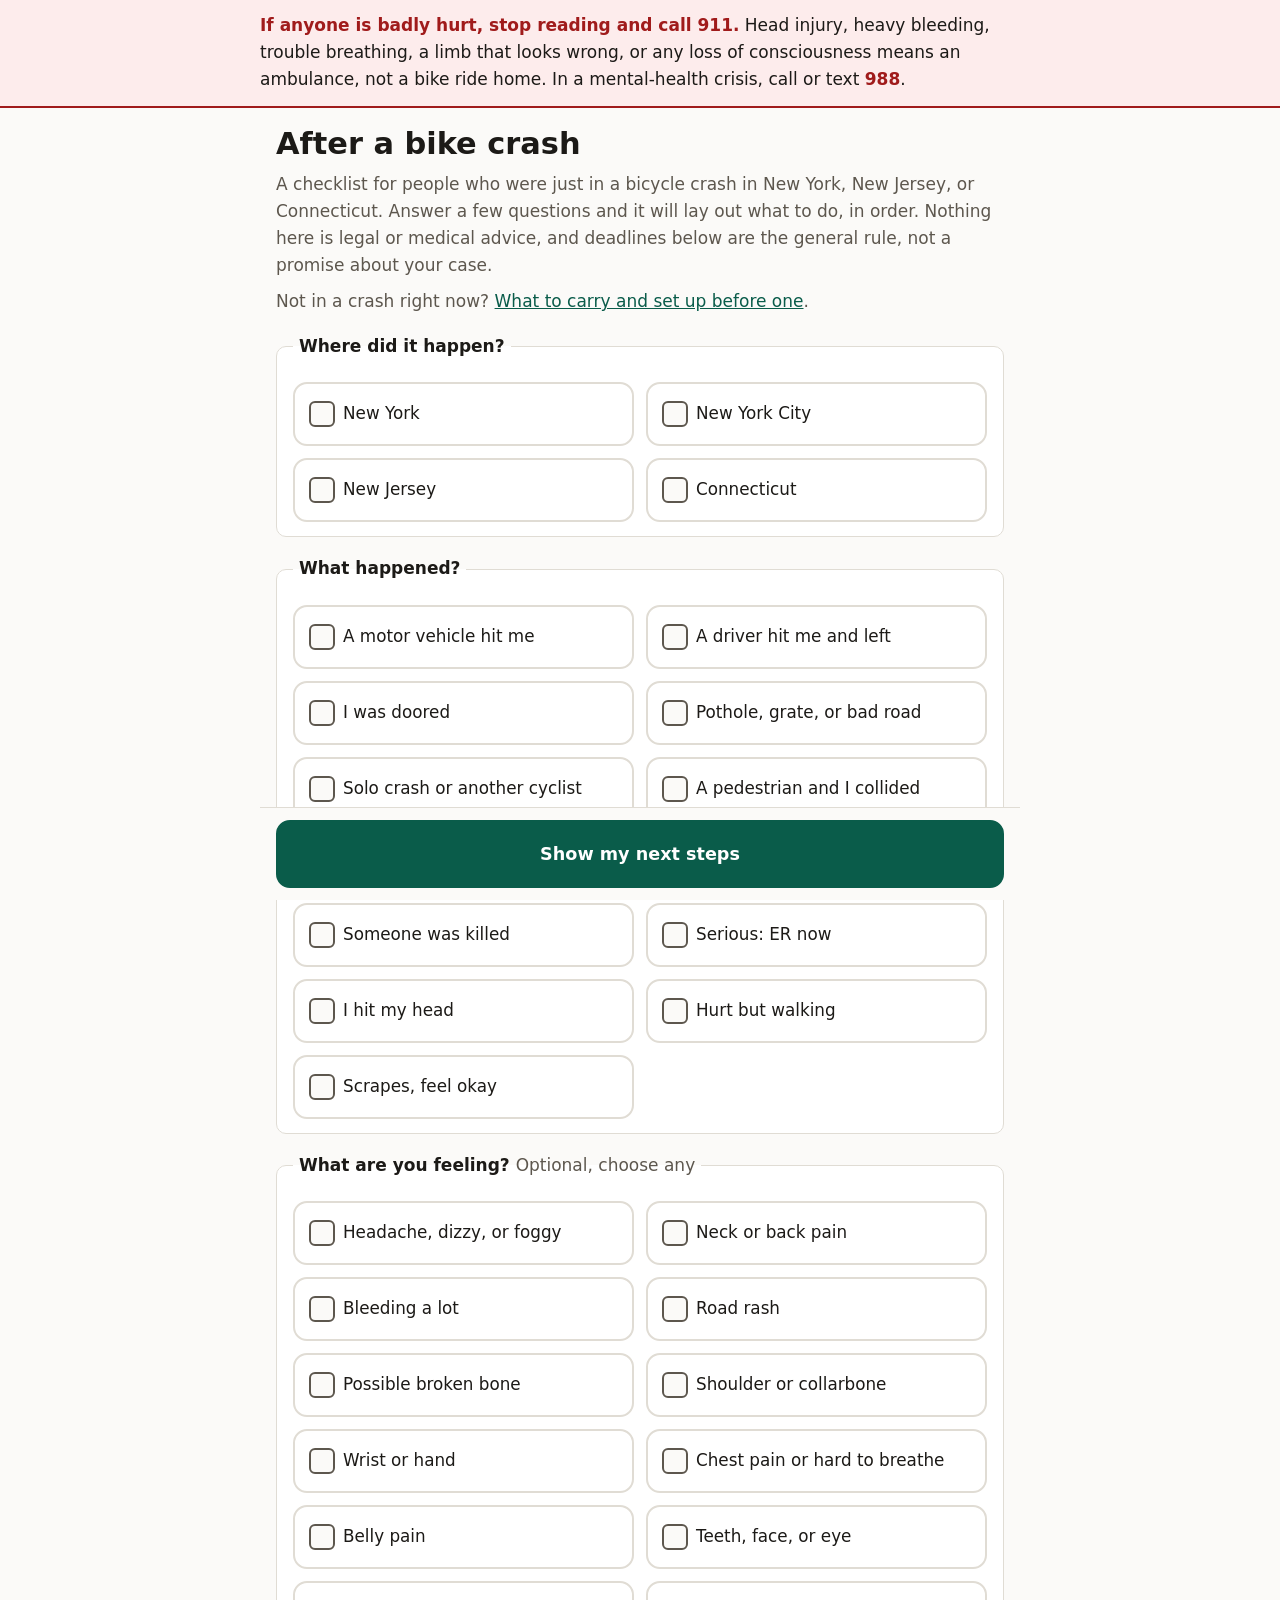
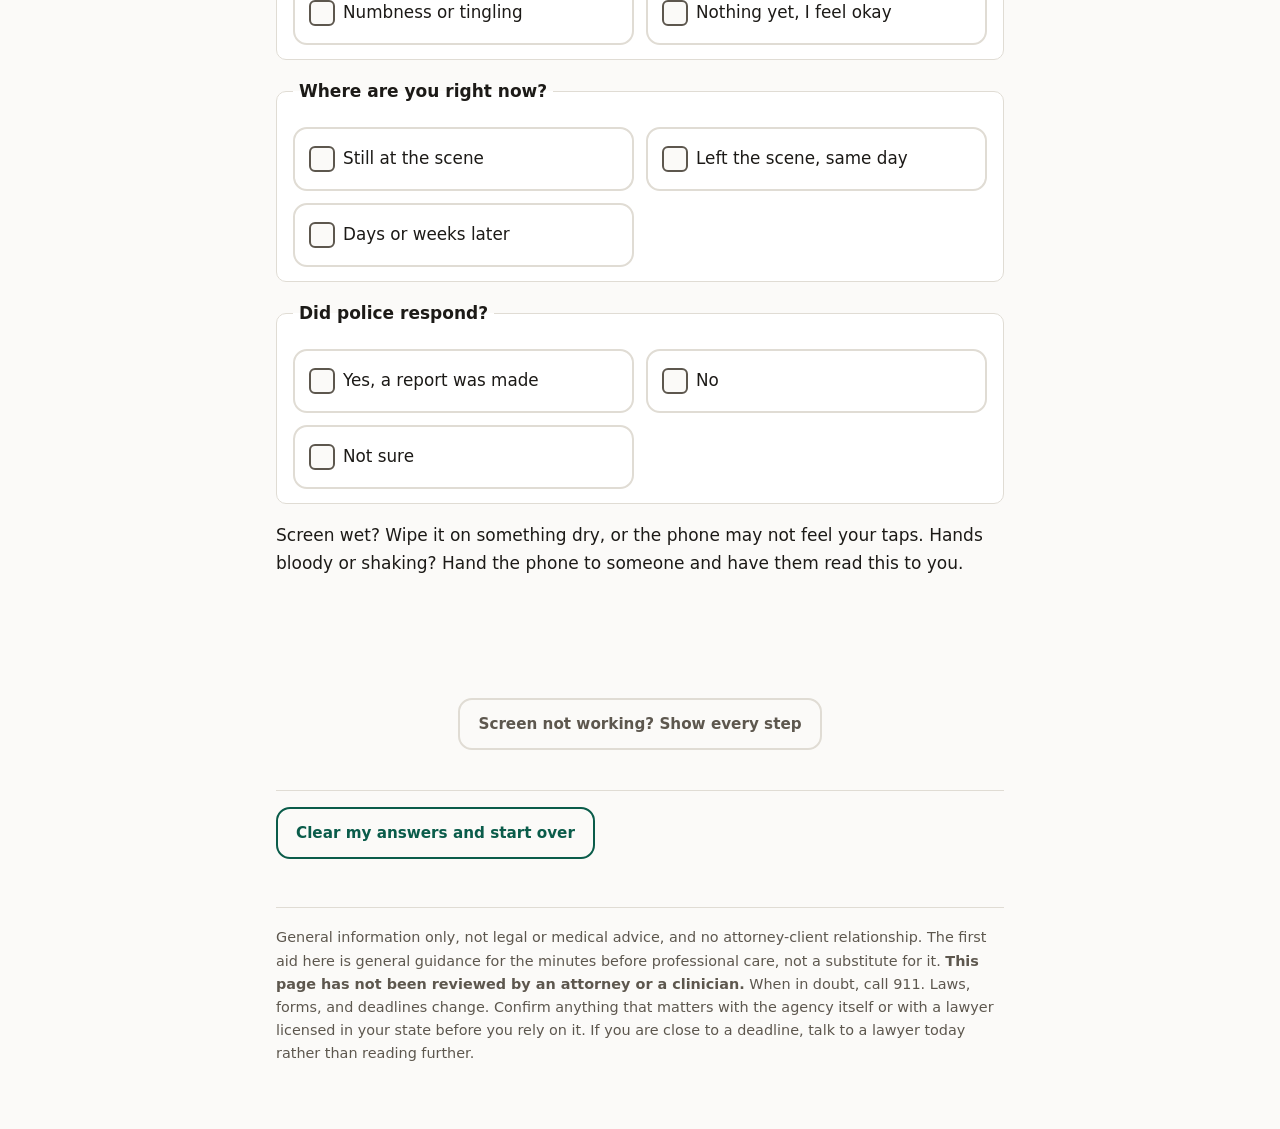
<file: index.template.html>
<!DOCTYPE html>
<html lang="en">
<head>
<meta charset="utf-8">
<meta name="viewport" content="width=device-width, initial-scale=1">
<title>After a Bike Crash</title>
<meta name="description" content="Next steps after a bicycle crash in New York, New Jersey, or Connecticut.">
<link rel="stylesheet" href="style.css">
</head>
<body>

<div class="emergency">
  <div class="inner">
    <strong>If anyone is badly hurt, stop reading and call 911.</strong>
    Head injury, heavy bleeding, trouble breathing, a limb that looks wrong, or
    any loss of consciousness means an ambulance, not a bike ride home.
    In a mental-health crisis, call or text <strong>988</strong>.
  </div>
</div>

<div class="wrap">
<h1>After a bike crash</h1>
<p class="sub">
  A checklist for people who were just in a bicycle crash in New York, New Jersey,
  or Connecticut. Answer a few questions and it will lay out what to do, in order.
  Nothing here is legal or medical advice, and deadlines below are the general rule,
  not a promise about your case.
</p>
<p class="sub noprint">
  Not in a crash right now?
  <a href="prepare.html">What to carry and set up before one</a>.
</p>

<form id="q" class="noprint">

<fieldset>
  <legend>Where did it happen?</legend>
  <div class="opts" data-name="state">
    <label class="opt"><input type="radio" name="state" value="NY">New York</label>
    <label class="opt"><input type="radio" name="state" value="NYC">New York City</label>
    <label class="opt"><input type="radio" name="state" value="NJ">New Jersey</label>
    <label class="opt"><input type="radio" name="state" value="CT">Connecticut</label>
  </div>
</fieldset>

<fieldset>
  <legend>What happened?</legend>
  <div class="opts" data-name="type">
    <label class="opt"><input type="radio" name="type" value="mv">A motor vehicle hit me</label>
    <label class="opt"><input type="radio" name="type" value="hitrun">A driver hit me and left</label>
    <label class="opt"><input type="radio" name="type" value="door">I was doored</label>
    <label class="opt"><input type="radio" name="type" value="road">Pothole, grate, or bad road</label>
    <label class="opt"><input type="radio" name="type" value="solo">Solo crash or another cyclist</label>
    <label class="opt"><input type="radio" name="type" value="ped">A pedestrian and I collided</label>
  </div>
</fieldset>

<fieldset>
  <legend>How bad are the injuries?</legend>
  <div class="opts" data-name="injury">
    <label class="opt"><input type="radio" name="injury" value="fatal">Someone was killed</label>
    <label class="opt"><input type="radio" name="injury" value="severe">Serious: ER now</label>
    <label class="opt"><input type="radio" name="injury" value="head">I hit my head</label>
    <label class="opt"><input type="radio" name="injury" value="moderate">Hurt but walking</label>
    <label class="opt"><input type="radio" name="injury" value="minor">Scrapes, feel okay</label>
  </div>
</fieldset>

<fieldset>
  <legend>What are you feeling? <span class="sub" style="font-weight:400">Optional, choose any</span></legend>
  <div class="opts" data-name="sym">
    <label class="opt"><input type="checkbox" name="sym" value="head">Headache, dizzy, or foggy</label>
    <label class="opt"><input type="checkbox" name="sym" value="neck">Neck or back pain</label>
    <label class="opt"><input type="checkbox" name="sym" value="bleed">Bleeding a lot</label>
    <label class="opt"><input type="checkbox" name="sym" value="rash">Road rash</label>
    <label class="opt"><input type="checkbox" name="sym" value="bone">Possible broken bone</label>
    <label class="opt"><input type="checkbox" name="sym" value="shoulder">Shoulder or collarbone</label>
    <label class="opt"><input type="checkbox" name="sym" value="wrist">Wrist or hand</label>
    <label class="opt"><input type="checkbox" name="sym" value="chest">Chest pain or hard to breathe</label>
    <label class="opt"><input type="checkbox" name="sym" value="abdo">Belly pain</label>
    <label class="opt"><input type="checkbox" name="sym" value="face">Teeth, face, or eye</label>
    <label class="opt"><input type="checkbox" name="sym" value="numb">Numbness or tingling</label>
    <label class="opt"><input type="checkbox" name="sym" value="fine">Nothing yet, I feel okay</label>
  </div>
</fieldset>

<fieldset>
  <legend>Where are you right now?</legend>
  <div class="opts" data-name="when">
    <label class="opt"><input type="radio" name="when" value="scene">Still at the scene</label>
    <label class="opt"><input type="radio" name="when" value="today">Left the scene, same day</label>
    <label class="opt"><input type="radio" name="when" value="later">Days or weeks later</label>
  </div>
</fieldset>

<fieldset>
  <legend>Did police respond?</legend>
  <div class="opts" data-name="police">
    <label class="opt"><input type="radio" name="police" value="yes">Yes, a report was made</label>
    <label class="opt"><input type="radio" name="police" value="no">No</label>
    <label class="opt"><input type="radio" name="police" value="unsure">Not sure</label>
  </div>
</fieldset>

<p class="hint noprint">
  Screen wet? Wipe it on something dry, or the phone may not feel your taps.
  Hands bloody or shaking? Hand the phone to someone and have them read this to you.
</p>

<div class="actions sticky">
  <button type="submit" class="wide">Show my next steps</button>
</div>
<p class="escape noprint">
  <button type="button" class="small" id="showall">Screen not working? Show every step</button>
</p>
</form>

<div id="result" aria-live="polite"></div>

<div class="danger-zone noprint">
  <button type="button" class="ghost small" id="reset">Clear my answers and start over</button>
</div>

<footer>
  General information only, not legal or medical advice, and no attorney-client
  relationship. The first aid here is general guidance for the minutes before
  professional care, not a substitute for it. <strong>This page has not been
  reviewed by an attorney or a clinician.</strong> When in doubt, call 911. Laws, forms, and deadlines change. Confirm anything that matters
  with the agency itself or with a lawyer licensed in your state before you rely
  on it. If you are close to a deadline, talk to a lawyer today rather than
  reading further.
</footer>
</div>

<script>
// ponytail: plain data + filter. Rules stay readable; no template engine.
// Each step: {tag, title, html, when(a) -> bool, cls}
var has = (a,k) => !!a.sym && a.sym.has(k);

/* STEPS: generated by build.py from content/*.md, do not edit here */

var form = document.getElementById("q");
var out = document.getElementById("result");

form.addEventListener("submit", function(e){
  e.preventDefault();
  var a = {sym:new Set()};
  new FormData(form).forEach((v,k)=>{ if (k==="sym") a.sym.add(v); else a[k]=v; });
  if (!a.state || !a.type || !a.injury || !a.when || !a.police){
    out.innerHTML = '<p class="step urgent">Please answer all five questions so the steps match your situation.</p>';
    out.scrollIntoView({behavior:"smooth"});
    return;
  }
  save(a);
  render(STEPS.filter(s => !s.when || s.when(a)), "In rough order of urgency. Print or save this page to keep it.");
});

function render(steps, note){
  out.innerHTML =
    '<h2>Your next steps</h2>' +
    '<p class="sub">' + note + '</p>' +
    '<div class="actions noprint"><button type="button" id="print">Print or save as PDF</button></div>' +
    steps.map(s =>
      '<section class="step ' + (s.cls||'') + '">' +
      (s.tag ? '<span class="tag">'+s.tag+'</span>' : '') +
      '<h3>'+s.title+'</h3>' + s.html + '</section>'
    ).join('');
  document.getElementById("print").addEventListener("click", ()=>window.print());
  out.scrollIntoView({behavior:"smooth"});
}

// Escape hatch: if tapping the options is not working, one tap shows everything.
document.getElementById("showall").addEventListener("click", function(){
  render(STEPS, "Everything, for all three states and every situation. Skip what does not apply to you.");
});

document.getElementById("reset").addEventListener("click", function(){
  form.reset();
  out.innerHTML = "";
  try { localStorage.removeItem(KEY); } catch(e){}
  window.scrollTo({top:0, behavior:"smooth"});
});

// ponytail: answers survive a reload, because a damaged phone reloads a lot.
// Local to this browser, cleared by Start over.
var KEY = "abc-answers";
function save(a){
  try {
    localStorage.setItem(KEY, JSON.stringify(Object.assign({}, a, {sym:[...a.sym]})));
  } catch(e){}
}
function restore(){
  try {
    var a = JSON.parse(localStorage.getItem(KEY) || "null");
    if (!a) return;
    form.querySelectorAll("input").forEach(function(i){
      i.checked = (i.type === "checkbox") ? (a.sym||[]).includes(i.value) : a[i.name] === i.value;
    });
  } catch(e){}
}
restore();

// ponytail: one runnable check. Open with #selftest.
if (location.hash === "#selftest"){
  var t = (c,m)=>{ if(!c) throw new Error("selftest: "+m); };
  var nyc = {state:"NYC",type:"mv",injury:"head",when:"scene",police:"yes"};
  var pick = a => STEPS.filter(s=>!s.when||s.when(a)).map(s=>s.title);
  t(pick(nyc).some(x=>/30 days/.test(x)), "NYC motor vehicle must surface the no-fault 30-day step");
  t(pick(nyc).some(x=>/90 days/.test(x)), "NYC must surface the municipal 90-day notice");
  t(!pick({state:"CT",type:"solo",injury:"minor",when:"later",police:"no"})
     .some(x=>/no-fault/i.test(x)), "CT solo crash must not surface NY no-fault");
  t(pick({state:"NJ",type:"road",injury:"minor",when:"later",police:"no"})
     .some(x=>/two years/.test(x)), "NJ must surface its two-year deadline");
  var fat = {state:"NY",type:"mv",injury:"fatal",when:"later",police:"yes"};
  t(pick(fat).some(x=>/two years, not three/.test(x)), "fatal NY must use the wrongful-death deadline");
  t(!pick(fat).some(x=>/three years/.test(x)), "fatal NY must not show the 3-year injury deadline");
  t(!pick(fat).some(x=>/Road rash|symptom log/i.test(x)), "fatal must not show personal-injury self-care");
  t(STEPS.filter(s=>!s.when||s.when(fat)).some(s=>/844\) 377-7337/.test(s.html)),
    "fatal must surface the FSS support line");
  var sym = k => ({state:"NY",type:"mv",injury:"moderate",when:"scene",police:"yes",sym:new Set(k)});
  t(pick(sym(["wrist"])).some(x=>/scaphoid/.test(x)), "wrist symptom must surface the scaphoid warning");
  t(!pick(sym([])).some(x=>/scaphoid/.test(x)), "unselected symptoms must stay hidden");
  t(pick(sym(["bleed","abdo"])).length > pick(sym(["bleed"])).length,
    "each selected symptom must add a step");
  t(pick(sym(["head"])).some(x=>/911/.test(x)) , "symptom answers must still show the 911 red flags");
  t(!pick({state:"NY",type:"mv",injury:"fatal",when:"later",police:"yes",sym:new Set(["rash"])})
     .some(x=>/Road rash/.test(x)), "fatal must not show first aid for the reader");
  document.title = "selftest passed";
  console.log("selftest passed");
}
</script>
</body>
</html>
</file>
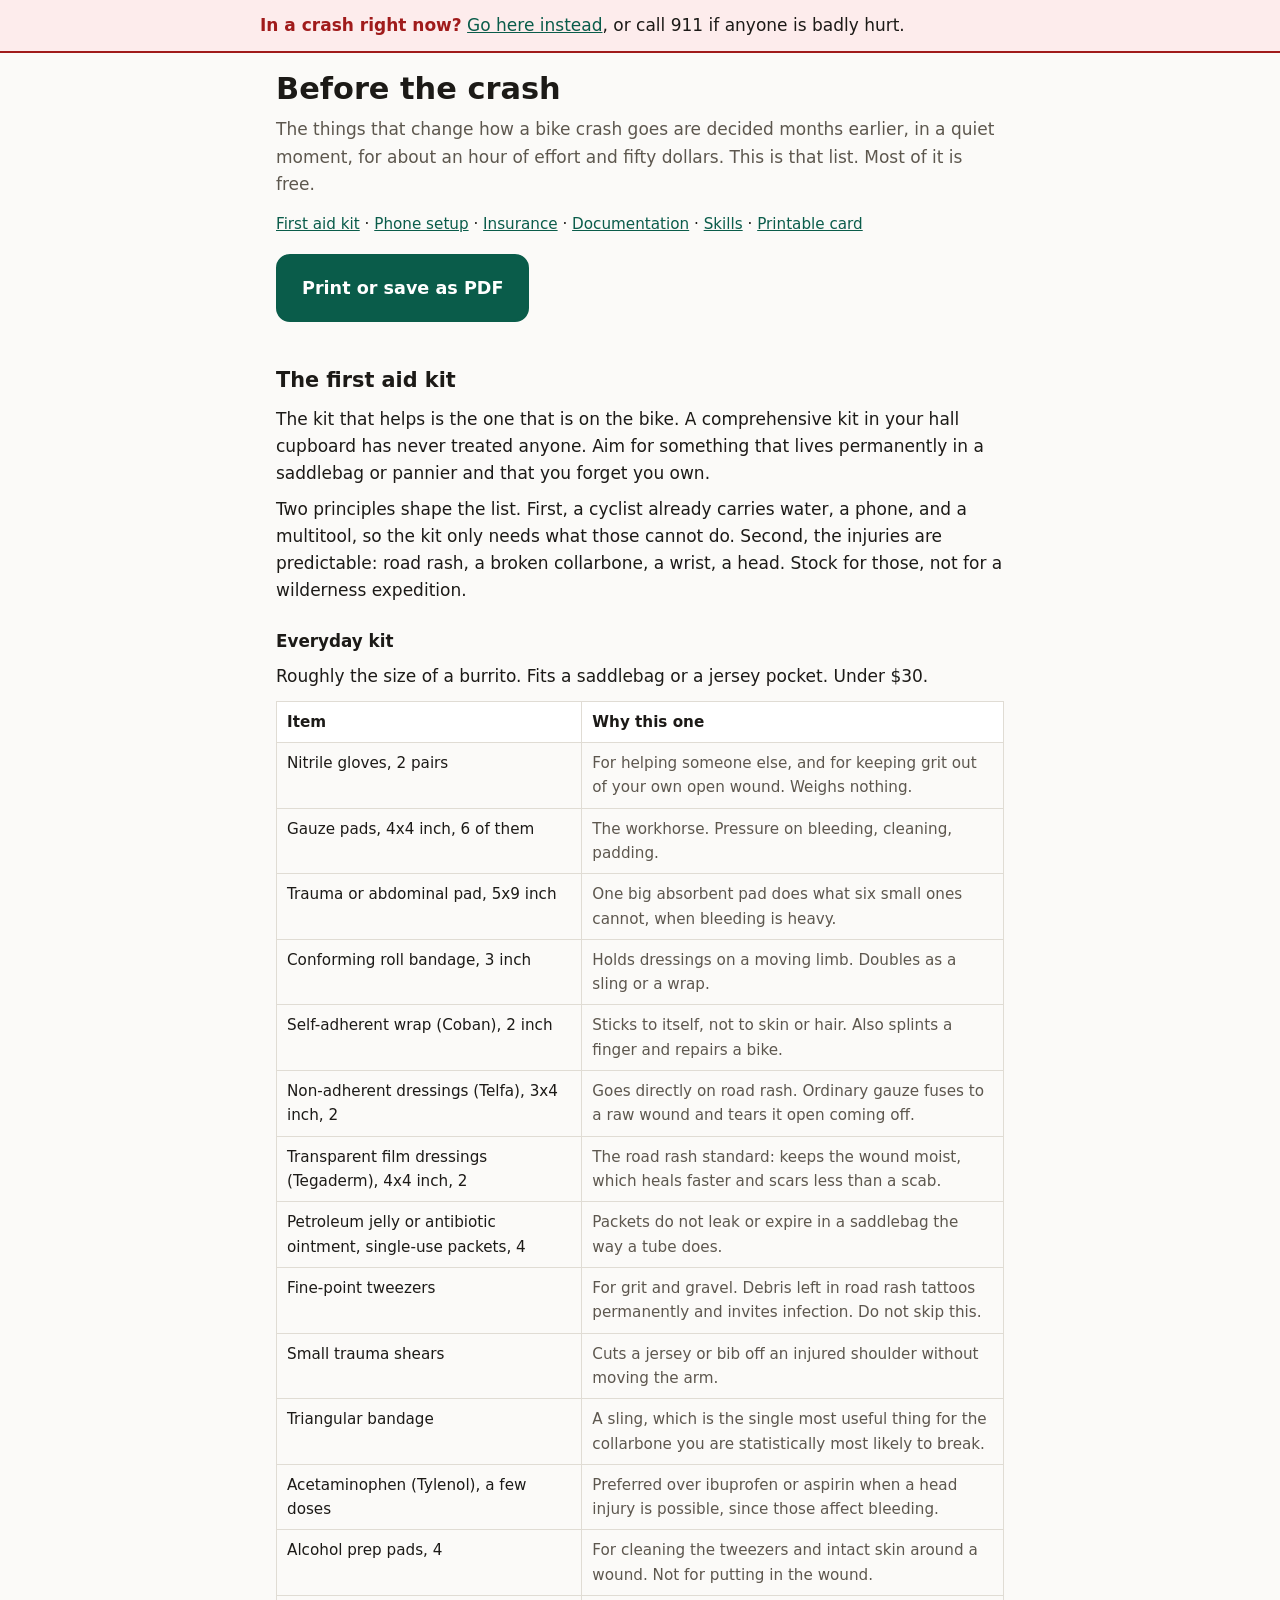
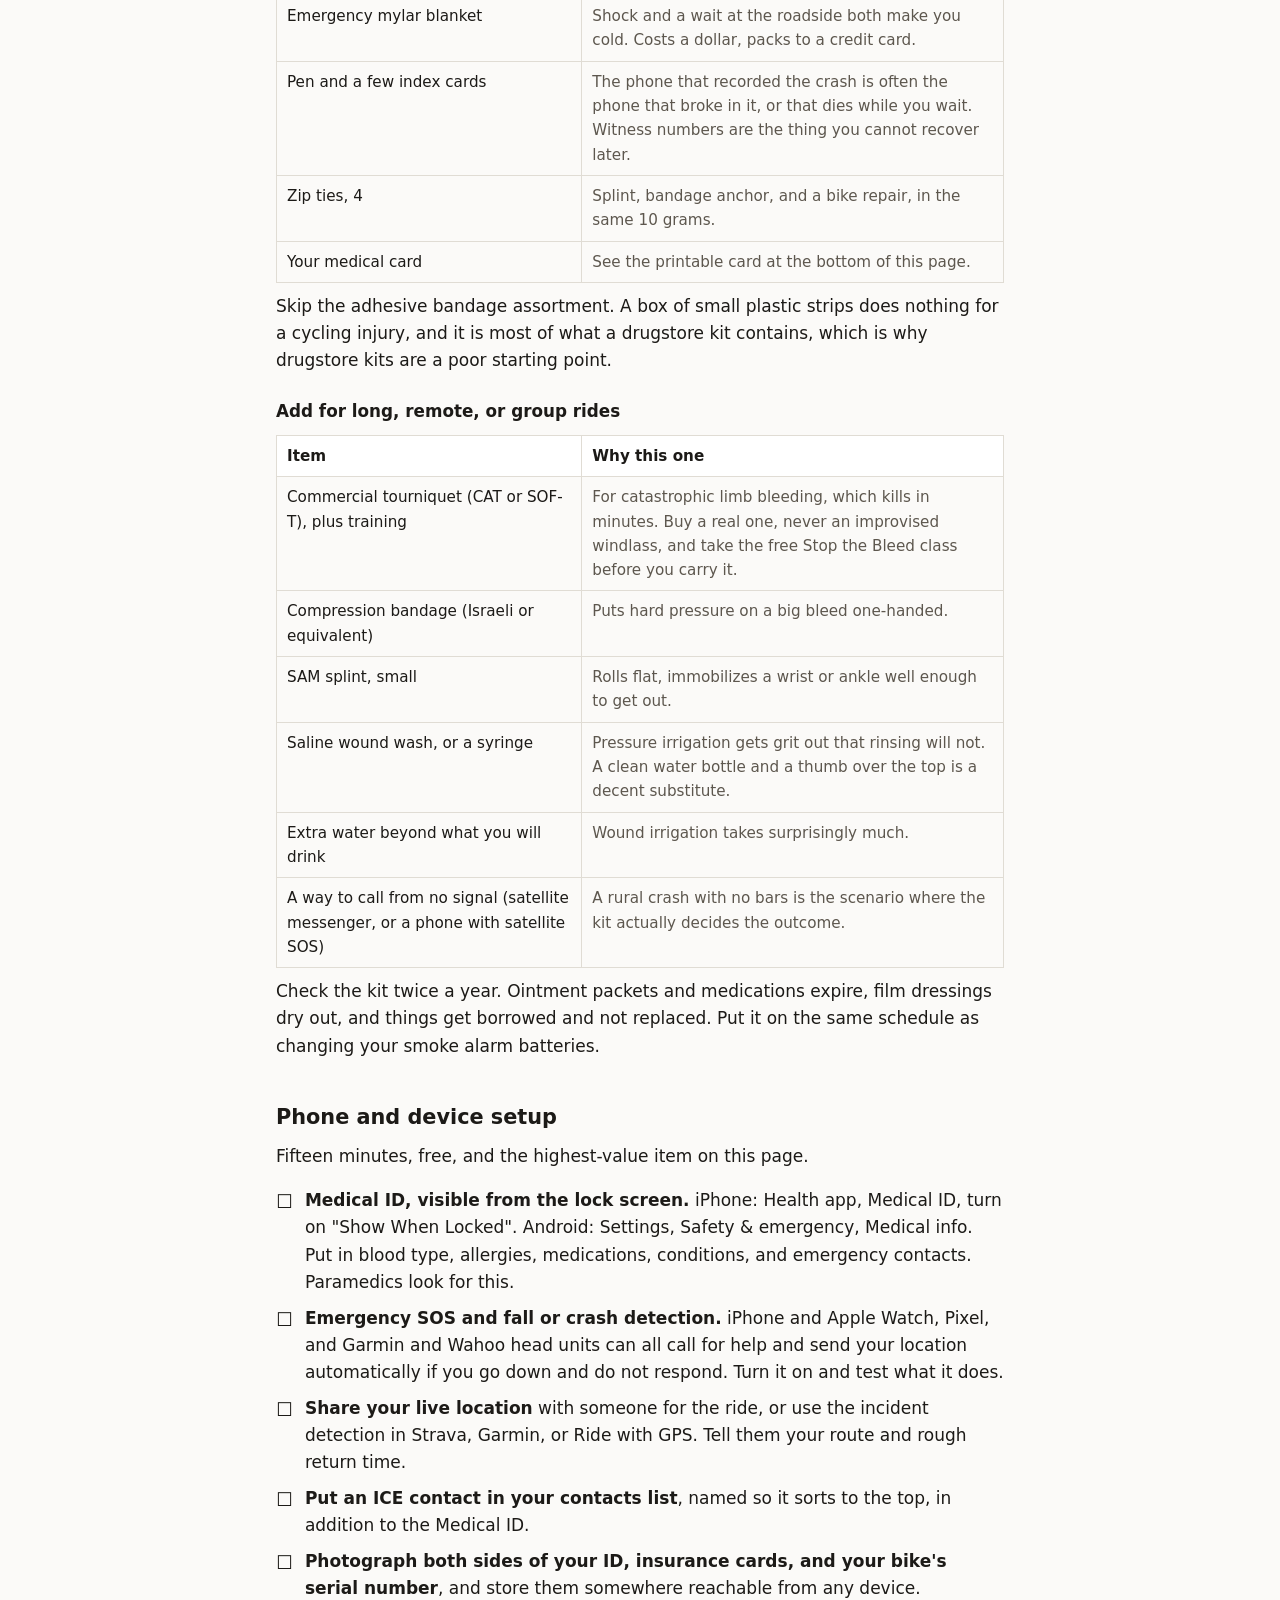
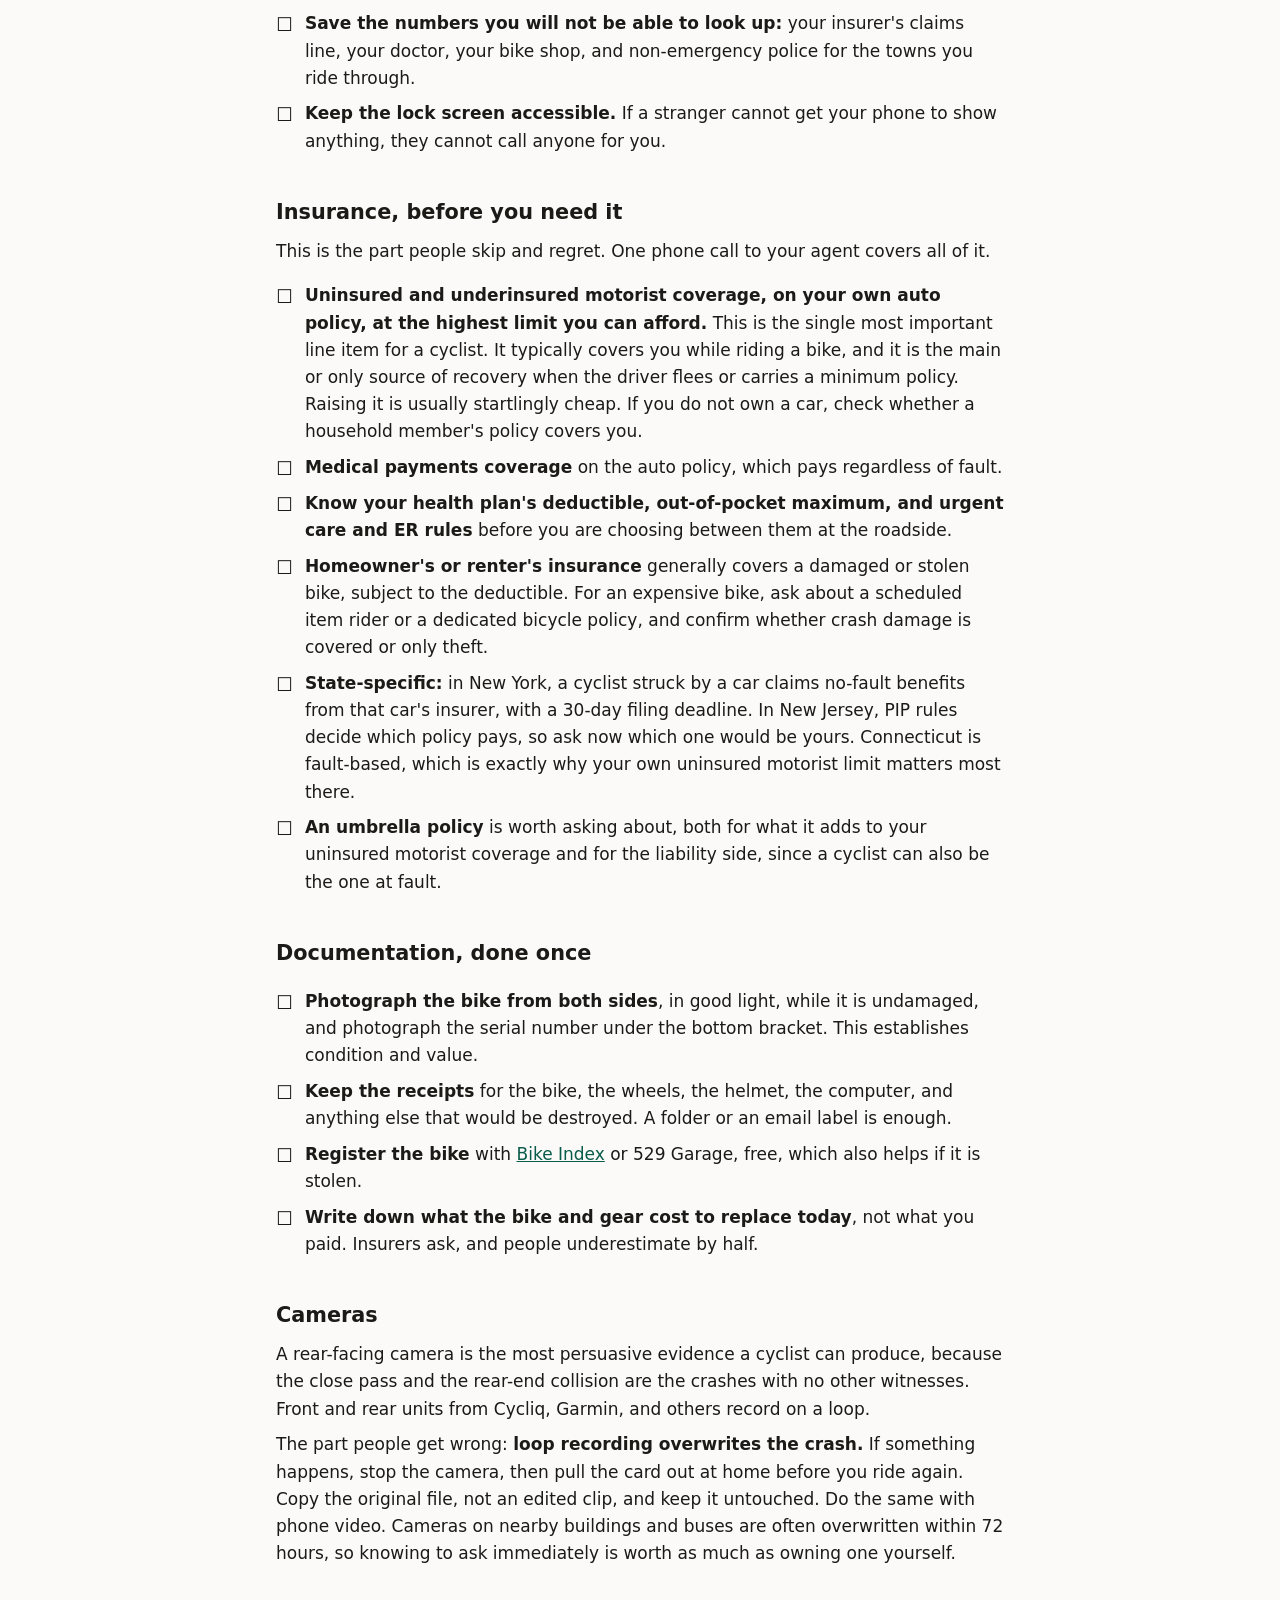
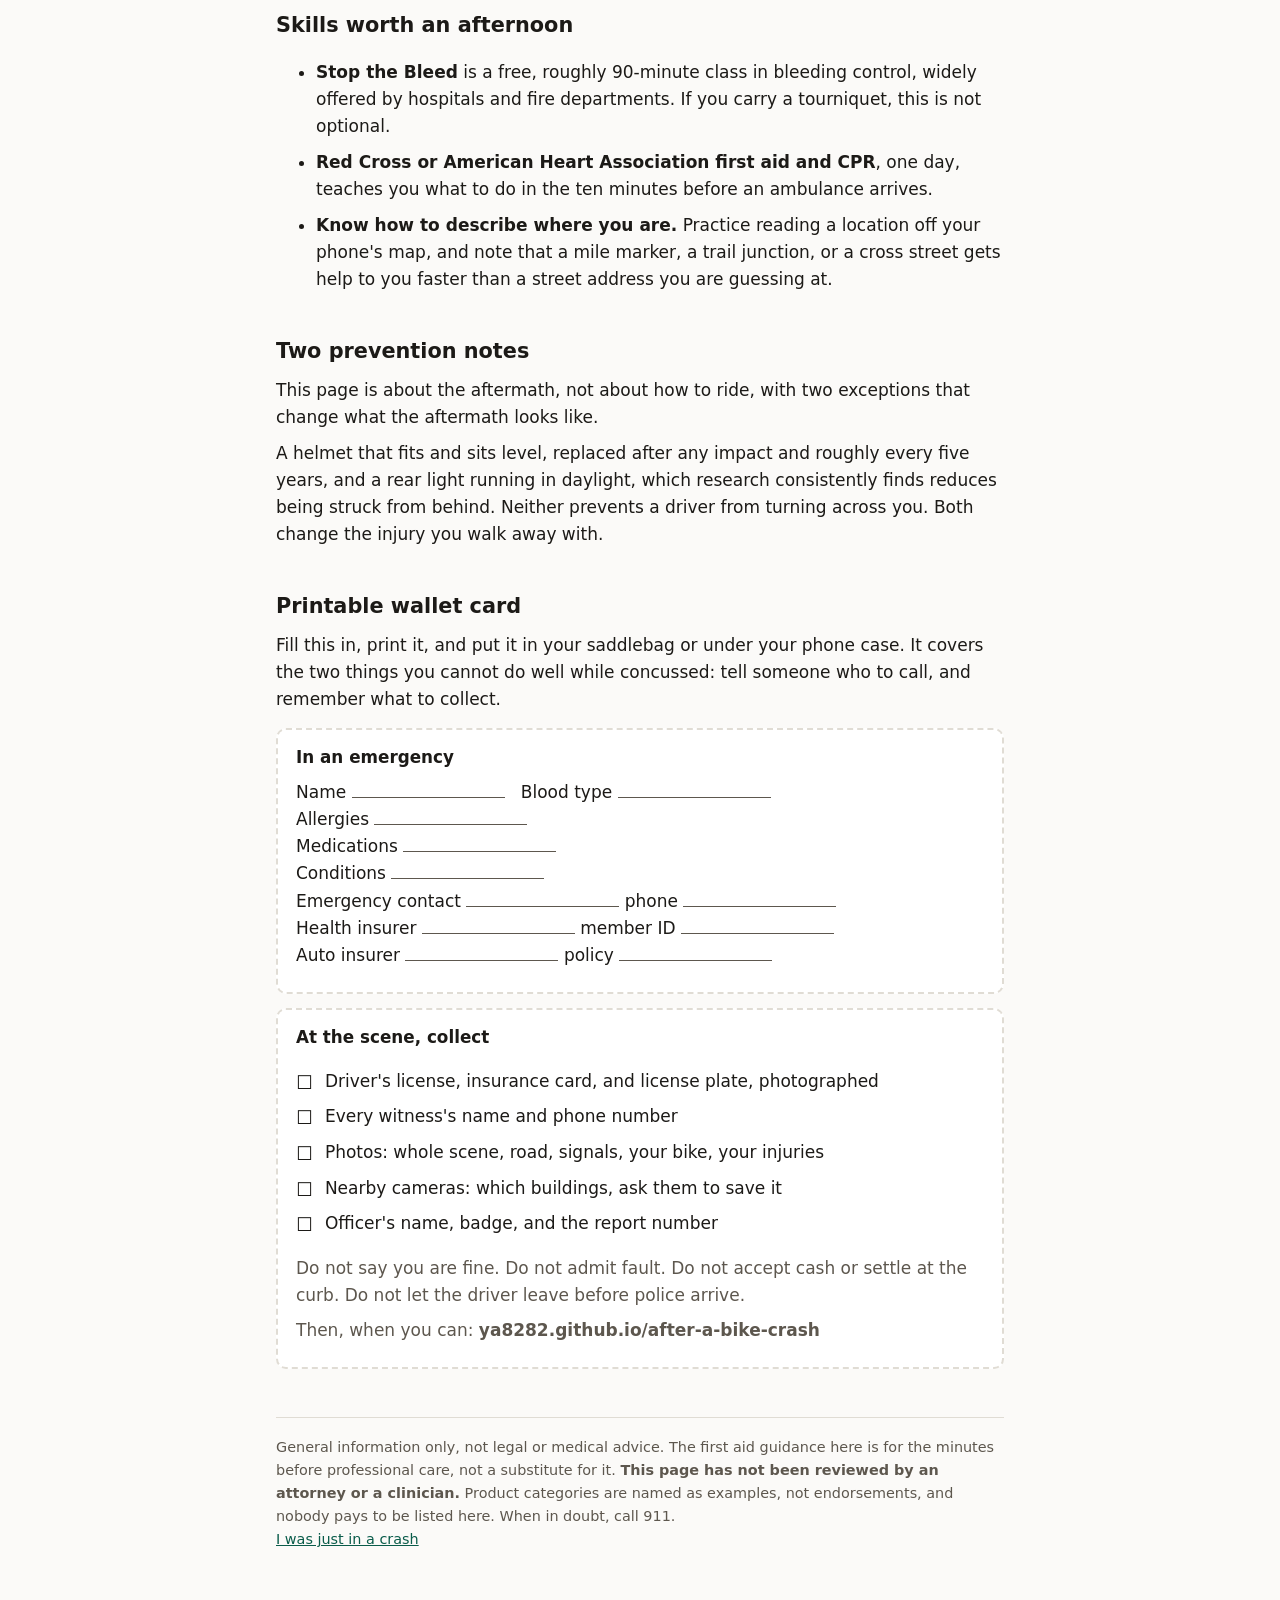
<file: prepare.html>
<!DOCTYPE html>
<html lang="en">
<head>
<meta charset="utf-8">
<meta name="viewport" content="width=device-width, initial-scale=1">
<title>Before the Crash</title>
<meta name="description" content="What to carry and set up before a bike crash: first aid kit contents, phone setup, insurance, and documentation.">
<link rel="stylesheet" href="style.css">
</head>
<body>

<div class="emergency">
  <div class="inner">
    <strong>In a crash right now?</strong>
    <a href="index.html">Go here instead</a>, or call 911 if anyone is badly hurt.
  </div>
</div>

<div class="wrap">
<h1>Before the crash</h1>
<p class="sub">
  The things that change how a bike crash goes are decided months earlier, in a
  quiet moment, for about an hour of effort and fifty dollars. This is that list.
  Most of it is free.
</p>
<nav class="top noprint"><a href="#kit">First aid kit</a> &middot;
  <a href="#phone">Phone setup</a> &middot;
  <a href="#insurance">Insurance</a> &middot;
  <a href="#paper">Documentation</a> &middot;
  <a href="#skills">Skills</a> &middot;
  <a href="#card">Printable card</a></nav>

<div class="actions noprint"><button type="button" onclick="window.print()">Print or save as PDF</button></div>

<h2 id="kit">The first aid kit</h2>

<p>The kit that helps is the one that is on the bike. A comprehensive kit in your
hall cupboard has never treated anyone. Aim for something that lives permanently in
a saddlebag or pannier and that you forget you own.</p>

<p>Two principles shape the list. First, a cyclist already carries water, a phone,
and a multitool, so the kit only needs what those cannot do. Second, the injuries
are predictable: road rash, a broken collarbone, a wrist, a head. Stock for those,
not for a wilderness expedition.</p>

<h3>Everyday kit</h3>
<p>Roughly the size of a burrito. Fits a saddlebag or a jersey pocket. Under $30.</p>

<table class="kit">
<tr><th>Item</th><th>Why this one</th></tr>
<tr><td>Nitrile gloves, 2 pairs</td><td class="why">For helping someone else, and for keeping grit out of your own open wound. Weighs nothing.</td></tr>
<tr><td>Gauze pads, 4x4 inch, 6 of them</td><td class="why">The workhorse. Pressure on bleeding, cleaning, padding.</td></tr>
<tr><td>Trauma or abdominal pad, 5x9 inch</td><td class="why">One big absorbent pad does what six small ones cannot, when bleeding is heavy.</td></tr>
<tr><td>Conforming roll bandage, 3 inch</td><td class="why">Holds dressings on a moving limb. Doubles as a sling or a wrap.</td></tr>
<tr><td>Self-adherent wrap (Coban), 2 inch</td><td class="why">Sticks to itself, not to skin or hair. Also splints a finger and repairs a bike.</td></tr>
<tr><td>Non-adherent dressings (Telfa), 3x4 inch, 2</td><td class="why">Goes directly on road rash. Ordinary gauze fuses to a raw wound and tears it open coming off.</td></tr>
<tr><td>Transparent film dressings (Tegaderm), 4x4 inch, 2</td><td class="why">The road rash standard: keeps the wound moist, which heals faster and scars less than a scab.</td></tr>
<tr><td>Petroleum jelly or antibiotic ointment, single-use packets, 4</td><td class="why">Packets do not leak or expire in a saddlebag the way a tube does.</td></tr>
<tr><td>Fine-point tweezers</td><td class="why">For grit and gravel. Debris left in road rash tattoos permanently and invites infection. Do not skip this.</td></tr>
<tr><td>Small trauma shears</td><td class="why">Cuts a jersey or bib off an injured shoulder without moving the arm.</td></tr>
<tr><td>Triangular bandage</td><td class="why">A sling, which is the single most useful thing for the collarbone you are statistically most likely to break.</td></tr>
<tr><td>Acetaminophen (Tylenol), a few doses</td><td class="why">Preferred over ibuprofen or aspirin when a head injury is possible, since those affect bleeding.</td></tr>
<tr><td>Alcohol prep pads, 4</td><td class="why">For cleaning the tweezers and intact skin around a wound. Not for putting in the wound.</td></tr>
<tr><td>Emergency mylar blanket</td><td class="why">Shock and a wait at the roadside both make you cold. Costs a dollar, packs to a credit card.</td></tr>
<tr><td>Pen and a few index cards</td><td class="why">The phone that recorded the crash is often the phone that broke in it, or that dies while you wait. Witness numbers are the thing you cannot recover later.</td></tr>
<tr><td>Zip ties, 4</td><td class="why">Splint, bandage anchor, and a bike repair, in the same 10 grams.</td></tr>
<tr><td>Your medical card</td><td class="why">See the printable card at the bottom of this page.</td></tr>
</table>

<p>Skip the adhesive bandage assortment. A box of small plastic strips does nothing
for a cycling injury, and it is most of what a drugstore kit contains, which is why
drugstore kits are a poor starting point.</p>

<h3>Add for long, remote, or group rides</h3>
<table class="kit">
<tr><th>Item</th><th>Why this one</th></tr>
<tr><td>Commercial tourniquet (CAT or SOF-T), plus training</td><td class="why">For catastrophic limb bleeding, which kills in minutes. Buy a real one, never an improvised windlass, and take the free Stop the Bleed class before you carry it.</td></tr>
<tr><td>Compression bandage (Israeli or equivalent)</td><td class="why">Puts hard pressure on a big bleed one-handed.</td></tr>
<tr><td>SAM splint, small</td><td class="why">Rolls flat, immobilizes a wrist or ankle well enough to get out.</td></tr>
<tr><td>Saline wound wash, or a syringe</td><td class="why">Pressure irrigation gets grit out that rinsing will not. A clean water bottle and a thumb over the top is a decent substitute.</td></tr>
<tr><td>Extra water beyond what you will drink</td><td class="why">Wound irrigation takes surprisingly much.</td></tr>
<tr><td>A way to call from no signal (satellite messenger, or a phone with satellite SOS)</td><td class="why">A rural crash with no bars is the scenario where the kit actually decides the outcome.</td></tr>
</table>

<p>Check the kit twice a year. Ointment packets and medications expire, film dressings
dry out, and things get borrowed and not replaced. Put it on the same schedule as
changing your smoke alarm batteries.</p>

<h2 id="phone">Phone and device setup</h2>
<p>Fifteen minutes, free, and the highest-value item on this page.</p>
<ul class="check">
<li><strong>Medical ID, visible from the lock screen.</strong> iPhone: Health app, Medical ID, turn on "Show When Locked". Android: Settings, Safety &amp; emergency, Medical info. Put in blood type, allergies, medications, conditions, and emergency contacts. Paramedics look for this.</li>
<li><strong>Emergency SOS and fall or crash detection.</strong> iPhone and Apple Watch, Pixel, and Garmin and Wahoo head units can all call for help and send your location automatically if you go down and do not respond. Turn it on and test what it does.</li>
<li><strong>Share your live location</strong> with someone for the ride, or use the incident detection in Strava, Garmin, or Ride with GPS. Tell them your route and rough return time.</li>
<li><strong>Put an ICE contact in your contacts list</strong>, named so it sorts to the top, in addition to the Medical ID.</li>
<li><strong>Photograph both sides of your ID, insurance cards, and your bike's serial number</strong>, and store them somewhere reachable from any device.</li>
<li><strong>Save the numbers you will not be able to look up:</strong> your insurer's claims line, your doctor, your bike shop, and non-emergency police for the towns you ride through.</li>
<li><strong>Keep the lock screen accessible.</strong> If a stranger cannot get your phone to show anything, they cannot call anyone for you.</li>
</ul>

<h2 id="insurance">Insurance, before you need it</h2>
<p>This is the part people skip and regret. One phone call to your agent covers all of it.</p>
<ul class="check">
<li><strong>Uninsured and underinsured motorist coverage, on your own auto policy, at the highest limit you can afford.</strong> This is the single most important line item for a cyclist. It typically covers you while riding a bike, and it is the main or only source of recovery when the driver flees or carries a minimum policy. Raising it is usually startlingly cheap. If you do not own a car, check whether a household member's policy covers you.</li>
<li><strong>Medical payments coverage</strong> on the auto policy, which pays regardless of fault.</li>
<li><strong>Know your health plan's deductible, out-of-pocket maximum, and urgent care and ER rules</strong> before you are choosing between them at the roadside.</li>
<li><strong>Homeowner's or renter's insurance</strong> generally covers a damaged or stolen bike, subject to the deductible. For an expensive bike, ask about a scheduled item rider or a dedicated bicycle policy, and confirm whether crash damage is covered or only theft.</li>
<li><strong>State-specific:</strong> in New York, a cyclist struck by a car claims no-fault benefits from that car's insurer, with a 30-day filing deadline. In New Jersey, PIP rules decide which policy pays, so ask now which one would be yours. Connecticut is fault-based, which is exactly why your own uninsured motorist limit matters most there.</li>
<li><strong>An umbrella policy</strong> is worth asking about, both for what it adds to your uninsured motorist coverage and for the liability side, since a cyclist can also be the one at fault.</li>
</ul>

<h2 id="paper">Documentation, done once</h2>
<ul class="check">
<li><strong>Photograph the bike from both sides</strong>, in good light, while it is undamaged, and photograph the serial number under the bottom bracket. This establishes condition and value.</li>
<li><strong>Keep the receipts</strong> for the bike, the wheels, the helmet, the computer, and anything else that would be destroyed. A folder or an email label is enough.</li>
<li><strong>Register the bike</strong> with <a href="https://bikeindex.org">Bike Index</a> or 529 Garage, free, which also helps if it is stolen.</li>
<li><strong>Write down what the bike and gear cost to replace today</strong>, not what you paid. Insurers ask, and people underestimate by half.</li>
</ul>

<h2 id="camera">Cameras</h2>
<p>A rear-facing camera is the most persuasive evidence a cyclist can produce, because
the close pass and the rear-end collision are the crashes with no other witnesses.
Front and rear units from Cycliq, Garmin, and others record on a loop.</p>
<p>The part people get wrong: <strong>loop recording overwrites the crash.</strong> If
something happens, stop the camera, then pull the card out at home before you ride
again. Copy the original file, not an edited clip, and keep it untouched. Do the same
with phone video. Cameras on nearby buildings and buses are often overwritten within
72 hours, so knowing to ask immediately is worth as much as owning one yourself.</p>

<h2 id="skills">Skills worth an afternoon</h2>
<ul>
<li><strong>Stop the Bleed</strong> is a free, roughly 90-minute class in bleeding control, widely offered by hospitals and fire departments. If you carry a tourniquet, this is not optional.</li>
<li><strong>Red Cross or American Heart Association first aid and CPR</strong>, one day, teaches you what to do in the ten minutes before an ambulance arrives.</li>
<li><strong>Know how to describe where you are.</strong> Practice reading a location off your phone's map, and note that a mile marker, a trail junction, or a cross street gets help to you faster than a street address you are guessing at.</li>
</ul>

<h2 id="prevent">Two prevention notes</h2>
<p>This page is about the aftermath, not about how to ride, with two exceptions that
change what the aftermath looks like.</p>
<p>A helmet that fits and sits level, replaced after any impact and roughly every five
years, and a rear light running in daylight, which research consistently finds reduces
being struck from behind. Neither prevents a driver from turning across you. Both
change the injury you walk away with.</p>

<h2 id="card">Printable wallet card</h2>
<p>Fill this in, print it, and put it in your saddlebag or under your phone case.
It covers the two things you cannot do well while concussed: tell someone who to call,
and remember what to collect.</p>

<div class="card">
<h3>In an emergency</h3>
<p>Name <span class="fill"></span> &nbsp; Blood type <span class="fill"></span><br>
Allergies <span class="fill"></span><br>
Medications <span class="fill"></span><br>
Conditions <span class="fill"></span><br>
Emergency contact <span class="fill"></span> phone <span class="fill"></span><br>
Health insurer <span class="fill"></span> member ID <span class="fill"></span><br>
Auto insurer <span class="fill"></span> policy <span class="fill"></span></p>
</div>

<div class="card">
<h3>At the scene, collect</h3>
<ul class="check">
<li>Driver's license, insurance card, and license plate, photographed</li>
<li>Every witness's name and phone number</li>
<li>Photos: whole scene, road, signals, your bike, your injuries</li>
<li>Nearby cameras: which buildings, ask them to save it</li>
<li>Officer's name, badge, and the report number</li>
</ul>
<p class="why">Do not say you are fine. Do not admit fault. Do not accept cash or settle
at the curb. Do not let the driver leave before police arrive.</p>
<p class="why">Then, when you can: <strong>ya8282.github.io/after-a-bike-crash</strong></p>
</div>

<footer>
  General information only, not legal or medical advice. The first aid guidance here
  is for the minutes before professional care, not a substitute for it.
  <strong>This page has not been reviewed by an attorney or a clinician.</strong>
  Product categories are named as examples, not endorsements, and nobody pays to be
  listed here. When in doubt, call 911.
  <br><a href="index.html">I was just in a crash</a>
</footer>
</div>
</body>
</html>
</file>
<file: style.css>
:root{
  --bg:#fbfaf8; --surface:#fff; --line:#e0dcd4; --ink:#1c1a17; --muted:#5d574e;
  --accent:#0a5c4a; --accent-ink:#fff; --urgent:#a01b1b; --urgent-bg:#fdecec;
  --c-state:#1d4ed8; --c-type:#6d28d9; --c-injury:#b91c1c;
  --c-sym:#b45309; --c-when:#0f766e; --c-police:#15803d;
  --warn-bg:#fff6e3; --warn-line:#e6c682; --radius:10px;
}
@media (prefers-color-scheme: dark){
  :root:not([data-theme="light"]){
    --bg:#16181a; --surface:#1e2124; --line:#33383d; --ink:#eceae6; --muted:#a8a29a;
    --accent:#4fbfa2; --accent-ink:#10231e; --urgent:#ff8b8b; --urgent-bg:#2e1a1a;
    --warn-bg:#2b2412; --warn-line:#6b5723;
    --c-state:#7aa2ff; --c-type:#c4a5ff; --c-injury:#ff8b8b;
    --c-sym:#e8b25c; --c-when:#4fbfa2; --c-police:#6ed48a;
  }
}
:root[data-theme="dark"]{
  --bg:#16181a; --surface:#1e2124; --line:#33383d; --ink:#eceae6; --muted:#a8a29a;
  --accent:#4fbfa2; --accent-ink:#10231e; --urgent:#ff8b8b; --urgent-bg:#2e1a1a;
  --warn-bg:#2b2412; --warn-line:#6b5723;
  --c-state:#7aa2ff; --c-type:#c4a5ff; --c-injury:#ff8b8b;
  --c-sym:#e8b25c; --c-when:#4fbfa2; --c-police:#6ed48a;
}
*{box-sizing:border-box}
body{
  margin:0; background:var(--bg); color:var(--ink);
  font:17px/1.6 ui-sans-serif,system-ui,-apple-system,"Segoe UI",Roboto,sans-serif;
  -webkit-text-size-adjust:100%;
}
.wrap{max-width:760px; margin:0 auto; padding:0 16px 64px}
h1{font-size:1.9rem; line-height:1.2; margin:.6em 0 .2em}
h2{font-size:1.3rem; margin:2em 0 .4em}
h3{font-size:1.05rem; margin:1.4em 0 .3em}
p,li{margin:.5em 0}
a{color:var(--accent)}
.sub{color:var(--muted)}
.emergency{
  background:var(--urgent-bg); border-bottom:2px solid var(--urgent);
  color:var(--ink); padding:12px 16px;
}
.emergency strong{color:var(--urgent)}
.emergency .inner{max-width:760px; margin:0 auto}
fieldset{border:1px solid var(--line); border-radius:var(--radius); background:var(--surface); margin:18px 0; padding:14px 16px}
legend{font-weight:600; padding:0 6px}
.opts{display:grid; grid-template-columns:repeat(auto-fit,minmax(240px,1fr)); gap:12px; margin-top:8px}

/* Toggle buttons. The native input stays for keyboard, screen readers and
   voice control ("tap Neck or back pain"); only its box is hidden.
   ponytail: no JS state, :has() does it. */
label.opt{
  --sel:var(--accent);
  position:relative; display:flex; align-items:center; gap:10px;
  min-height:64px; padding:14px 16px 14px 48px;
  border:2px solid var(--line); border-radius:14px;
  background:var(--surface); color:var(--ink);
  font-size:1.05rem; line-height:1.3; font-weight:500;
  cursor:pointer; touch-action:manipulation; -webkit-tap-highlight-color:transparent;
  user-select:none; transition:border-color .08s, background-color .08s;
}
label.opt input{position:absolute; opacity:0; width:1px; height:1px; margin:0}
/* the mark: shape carries the state, not just color */
label.opt::before{
  content:""; position:absolute; left:14px; top:50%; transform:translateY(-50%);
  width:22px; height:22px; border:2px solid var(--muted); border-radius:6px;
  background:var(--bg);
}
label.opt:has(input:checked){
  --tint:color-mix(in srgb, var(--sel) 14%, var(--surface));
  border-color:var(--sel); background:var(--tint); font-weight:650;
}
label.opt:has(input:checked)::before{
  border-color:var(--sel); background:var(--sel);
}
label.opt:has(input:checked)::after{
  content:""; position:absolute; left:20px; top:50%;
  width:6px; height:12px; margin-top:-8px;
  border:solid var(--surface); border-width:0 3px 3px 0; transform:rotate(45deg);
}
label.opt:has(input:focus-visible){outline:3px solid var(--sel); outline-offset:3px}
@media (hover:hover){ label.opt:hover{border-color:var(--sel)} }
label.opt:active{transform:scale(.99)}

/* one highlight color per question, so a glance shows what is answered */
.opts[data-name="state"]  label.opt{--sel:var(--c-state)}
.opts[data-name="type"]   label.opt{--sel:var(--c-type)}
.opts[data-name="injury"] label.opt{--sel:var(--c-injury)}
.opts[data-name="sym"]    label.opt{--sel:var(--c-sym)}
.opts[data-name="when"]   label.opt{--sel:var(--c-when)}
.opts[data-name="police"] label.opt{--sel:var(--c-police)}

button{
  font:inherit; font-size:1.1rem; font-weight:650; padding:18px 24px; min-height:60px;
  border-radius:14px; border:2px solid var(--accent);
  background:var(--accent); color:var(--accent-ink); cursor:pointer;
  touch-action:manipulation; -webkit-tap-highlight-color:transparent;
}
button.ghost{background:transparent; color:var(--accent)}
button.wide{width:100%}
button.small{font-size:.95rem; min-height:48px; padding:12px 18px; font-weight:600}
button:focus-visible{outline:3px solid var(--sel,var(--accent)); outline-offset:3px}
.actions{display:flex; gap:12px; flex-wrap:wrap; margin:18px 0}
/* thumb-reachable and always on screen, so no precise scrolling to a dead
   patch of a cracked display */
.actions.sticky{
  position:sticky; bottom:0; z-index:5; margin:18px -16px 0; padding:12px 16px;
  background:var(--bg); border-top:1px solid var(--line);
}
.escape{margin:10px 0 0; text-align:center}
.escape button{background:transparent; color:var(--muted); border-color:var(--line); font-weight:600}
.danger-zone{margin-top:40px; padding-top:16px; border-top:1px solid var(--line)}
.step{border:1px solid var(--line); border-left:4px solid var(--accent); background:var(--surface);
  border-radius:var(--radius); padding:12px 16px; margin:12px 0}
.step.urgent{border-left-color:var(--urgent); background:var(--urgent-bg)}
.step.deadline{border-left-color:var(--warn-line); background:var(--warn-bg)}
.step h3{margin-top:0}
.tag{display:inline-block; font-size:.75rem; letter-spacing:.04em; text-transform:uppercase;
  color:var(--muted); border:1px solid var(--line); border-radius:99px; padding:2px 9px; margin-bottom:6px}
.check{list-style:none; padding-left:0}
.check li{padding-left:1.7em; position:relative}
.check li::before{content:"☐"; position:absolute; left:0; font-size:1.1em}
footer{margin-top:48px; padding-top:18px; border-top:1px solid var(--line); color:var(--muted); font-size:.9rem}
#result:empty{display:none}
@media print{
  .noprint{display:none !important}
  body{background:#fff; color:#000; font-size:12pt}
  .step{break-inside:avoid; border-left-width:3px}
}

/* prepare.html */
.kit{width:100%; border-collapse:collapse; margin:10px 0}
.kit th,.kit td{border:1px solid var(--line); padding:8px 10px; text-align:left; vertical-align:top; font-size:.95rem}
.kit th{background:var(--surface); font-weight:600}
.kit td:first-child{width:42%}
.why{color:var(--muted)}
.card{border:2px dashed var(--line); border-radius:var(--radius); padding:14px 18px; margin:14px 0; background:var(--surface)}
.card h3{margin-top:0}
.fill{border-bottom:1px solid var(--muted); display:inline-block; min-width:9em}
nav.top{margin:14px 0 0; font-size:.95rem}
@media print{ .kit th{background:#fff} .card{border-style:solid} }
</file>
